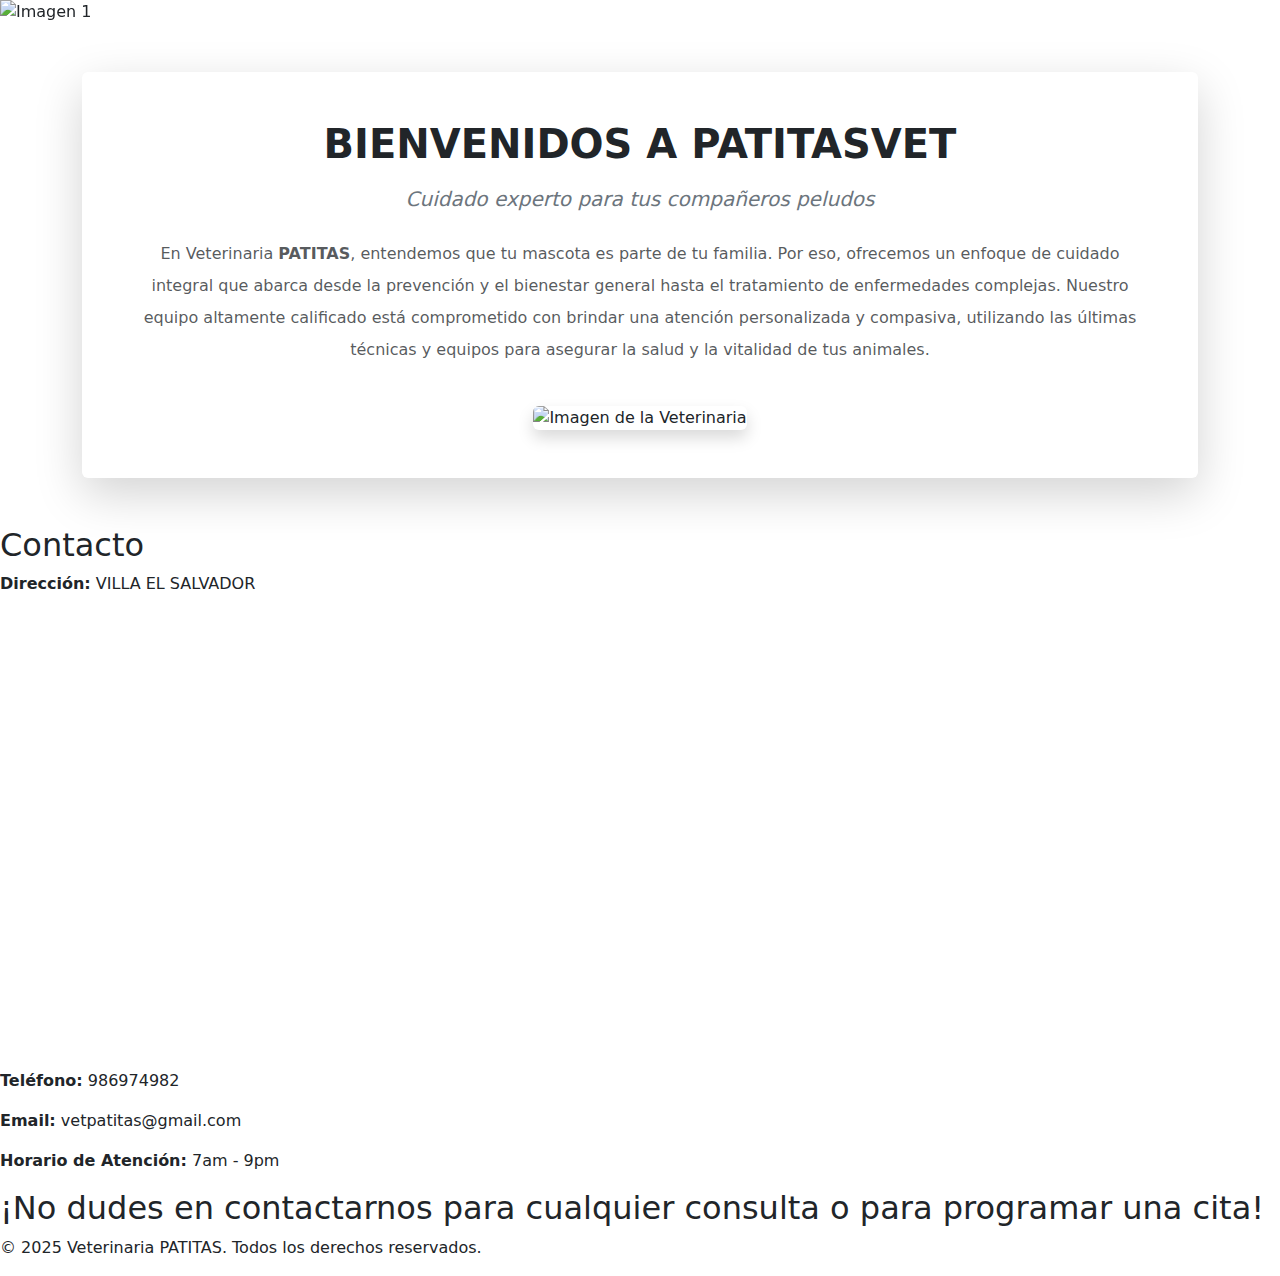
<file: src/main/resources/templates/index.html>
<!DOCTYPE html>
<html xmlns:th="http://www.thymeleaf.org">
<head>
    <title>Clínica Veterinaria Patitas</title>
    <meta charset="UTF-8">
    <meta name="viewport" content="width=device-width, initial-scale=1.0">
    <link rel="stylesheet" th:href="@{/static.css}">
    <link rel="stylesheet" th:href="@{/css/index.css}">
    <link rel="icon" th:href="@{/img/portadafondo.png}">
    <link rel="preconnect" href="https://fonts.googleapis.com">
    <link rel="preconnect" href="https://fonts.gstatic.com" crossorigin>
    <link href="https://fonts.googleapis.com/css2?family=Montserrat:wght@400;700&family=Roboto:wght@300;500&family=Nunito:wght@400;700&display=swap" rel="stylesheet">
    <link rel="stylesheet" href="https://cdnjs.cloudflare.com/ajax/libs/font-awesome/6.5.1/css/all.min.css">
    <link href="https://cdn.jsdelivr.net/npm/bootstrap@5.3.8/dist/css/bootstrap.min.css" rel="stylesheet">
</head>
<body>
    <header>
         <div th:replace="fragments/navbar :: navbar"></div>
    </header>
    <section id="inicio" class="container-fluid p-0">
        <div id="carouselExample" class="carousel slide" data-bs-ride="carousel">
            <div class="carousel-indicators">
                <button type="button" data-bs-target="#carouselExample" data-bs-slide-to="0" class="active"></button>
                <button type="button" data-bs-target="#carouselExample" data-bs-slide-to="1"></button>
                <button type="button" data-bs-target="#carouselExample" data-bs-slide-to="2"></button>
            </div>
            <div class="carousel-inner">
                <div class="carousel-item active">
                    <img th:src="@{/img/carrusel1.webp}" class="d-block w-100" alt="Imagen 1">
                </div>
                <div class="carousel-item">
                    <img th:src="@{/img/carrusel4.jpg}" class="d-block w-100" alt="Imagen 2">
                </div>
                <div class="carousel-item">
                    <img th:src="@{/img/carrusel3.jpeg}" class="d-block w-100" alt="Imagen 3">
                </div>
            </div>
            <button class="carousel-control-prev" type="button" data-bs-target="#carouselExample" data-bs-slide="prev">
                <span class="carousel-control-prev-icon"></span>
            </button>
            <button class="carousel-control-next" type="button" data-bs-target="#carouselExample" data-bs-slide="next">
                <span class="carousel-control-next-icon"></span>
            </button>
        </div>
    </section>
    <div class="container my-5">
        <div class="bg-white p-5 rounded shadow-lg">
            <section class="hero text-center">
                <h1 class="titulo-principal fw-bold text-uppercase mb-3">
                    BIENVENIDOS A PATITASVET
                </h1>
                <p class="subtitulo-principal fst-italic fs-5 text-secondary mb-4">
                    Cuidado experto para tus compañeros peludos
                </p>
                <p class="descripcion-principal text-muted lh-lg">
                    En Veterinaria <span class="fw-bold">PATITAS</span>, entendemos que tu mascota es parte de tu familia. Por eso, ofrecemos un enfoque de cuidado integral que abarca desde la prevención y el bienestar general hasta el tratamiento de enfermedades complejas. Nuestro equipo altamente calificado está comprometido con brindar una atención personalizada y compasiva, utilizando las últimas técnicas y equipos para asegurar la salud y la vitalidad de tus animales.
                </p>
                <img th:src="@{/img/vet.webp}" alt="Imagen de la Veterinaria" class="img-fluid rounded shadow mt-4">
            </section>
        </div>
    </div>
    <section id="contacto" class="contact-info">
        <h2>Contacto</h2>
        <p><strong>Dirección:</strong> VILLA EL SALVADOR</p>
        <iframe src="https://www.google.com/maps/embed?pb=!1m18!1m12!1m3!1d15611.082717019688!2d-76.95374828135893!3d-12.235941916386054!2m3!1f0!2f0!3f0!3m2!1i1024!2i768!4f13.1!3m3!1m2!1s0x9105b8214f4e242f%3A0xc023c71d604e4e9b!2sVilla%20El%20Salvador%2C%20Lima!5e0!3m2!1ses-419!2spe!4v1709424844331!5m2!1ses-419!2spe" width="100%" height="450" style="border:0;" allowfullscreen="" loading="lazy" referrerpolicy="no-referrer-when-downgrade"></iframe>
        <p><strong>Teléfono:</strong> 986974982</p>
        <p><strong>Email:</strong> vetpatitas@gmail.com</p>
        <p><strong>Horario de Atención:</strong> 7am - 9pm</p>
        <h2>¡No dudes en contactarnos para cualquier consulta o para programar una cita!</h2>
    </section>
   <footer>
        <p>&copy; 2025 Veterinaria PATITAS. Todos los derechos reservados.</p>
    </footer>
    <script th:src="@{/js/animacion.js}"></script>
    <script th:src="@{/js/script.js}"></script>
    <script src="https://cdn.jsdelivr.net/npm/bootstrap@5.3.8/dist/js/bootstrap.bundle.min.js" integrity="sha384-FKyoEForCGlyvwx9Hj09JcYn3nv7wiPVlz7YYwJrWVcXK/BmnVDxM+D2scQbITxI" crossorigin="anonymous"></script>
</body>
</html>
</file>
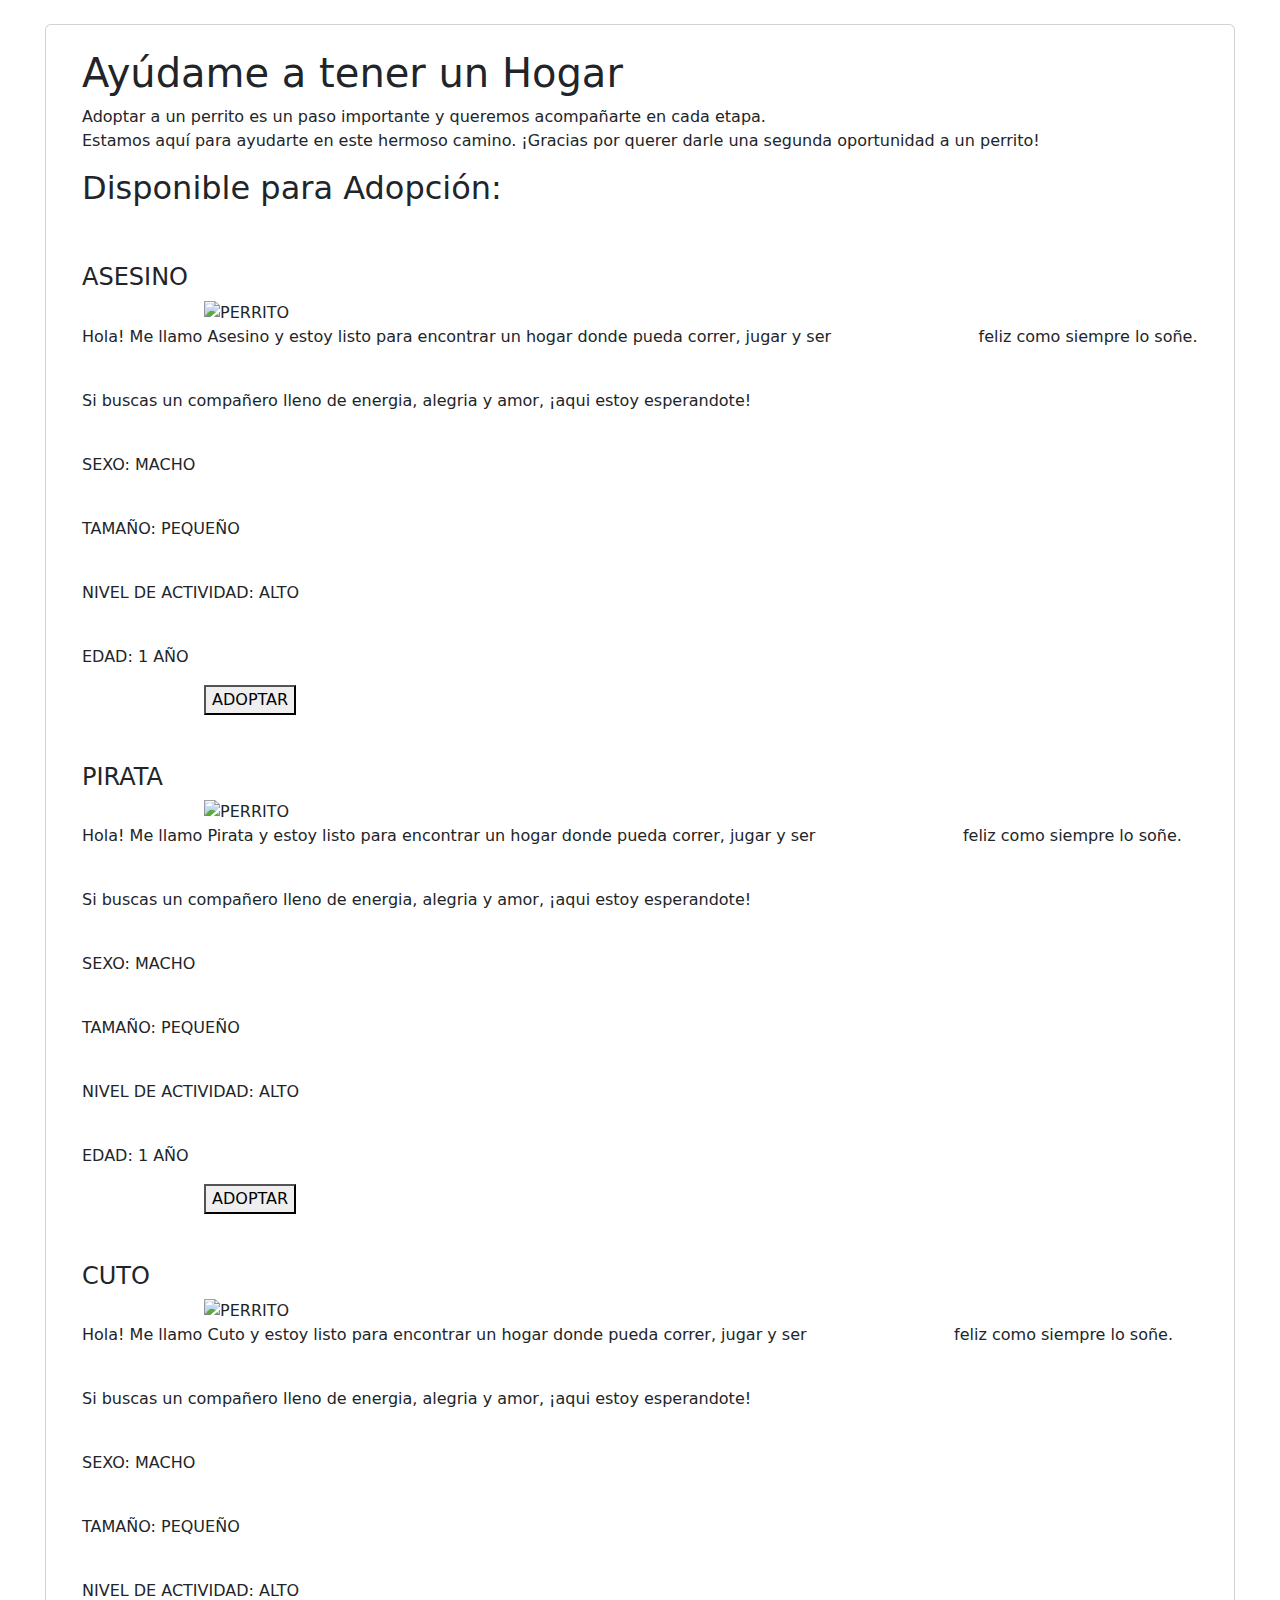
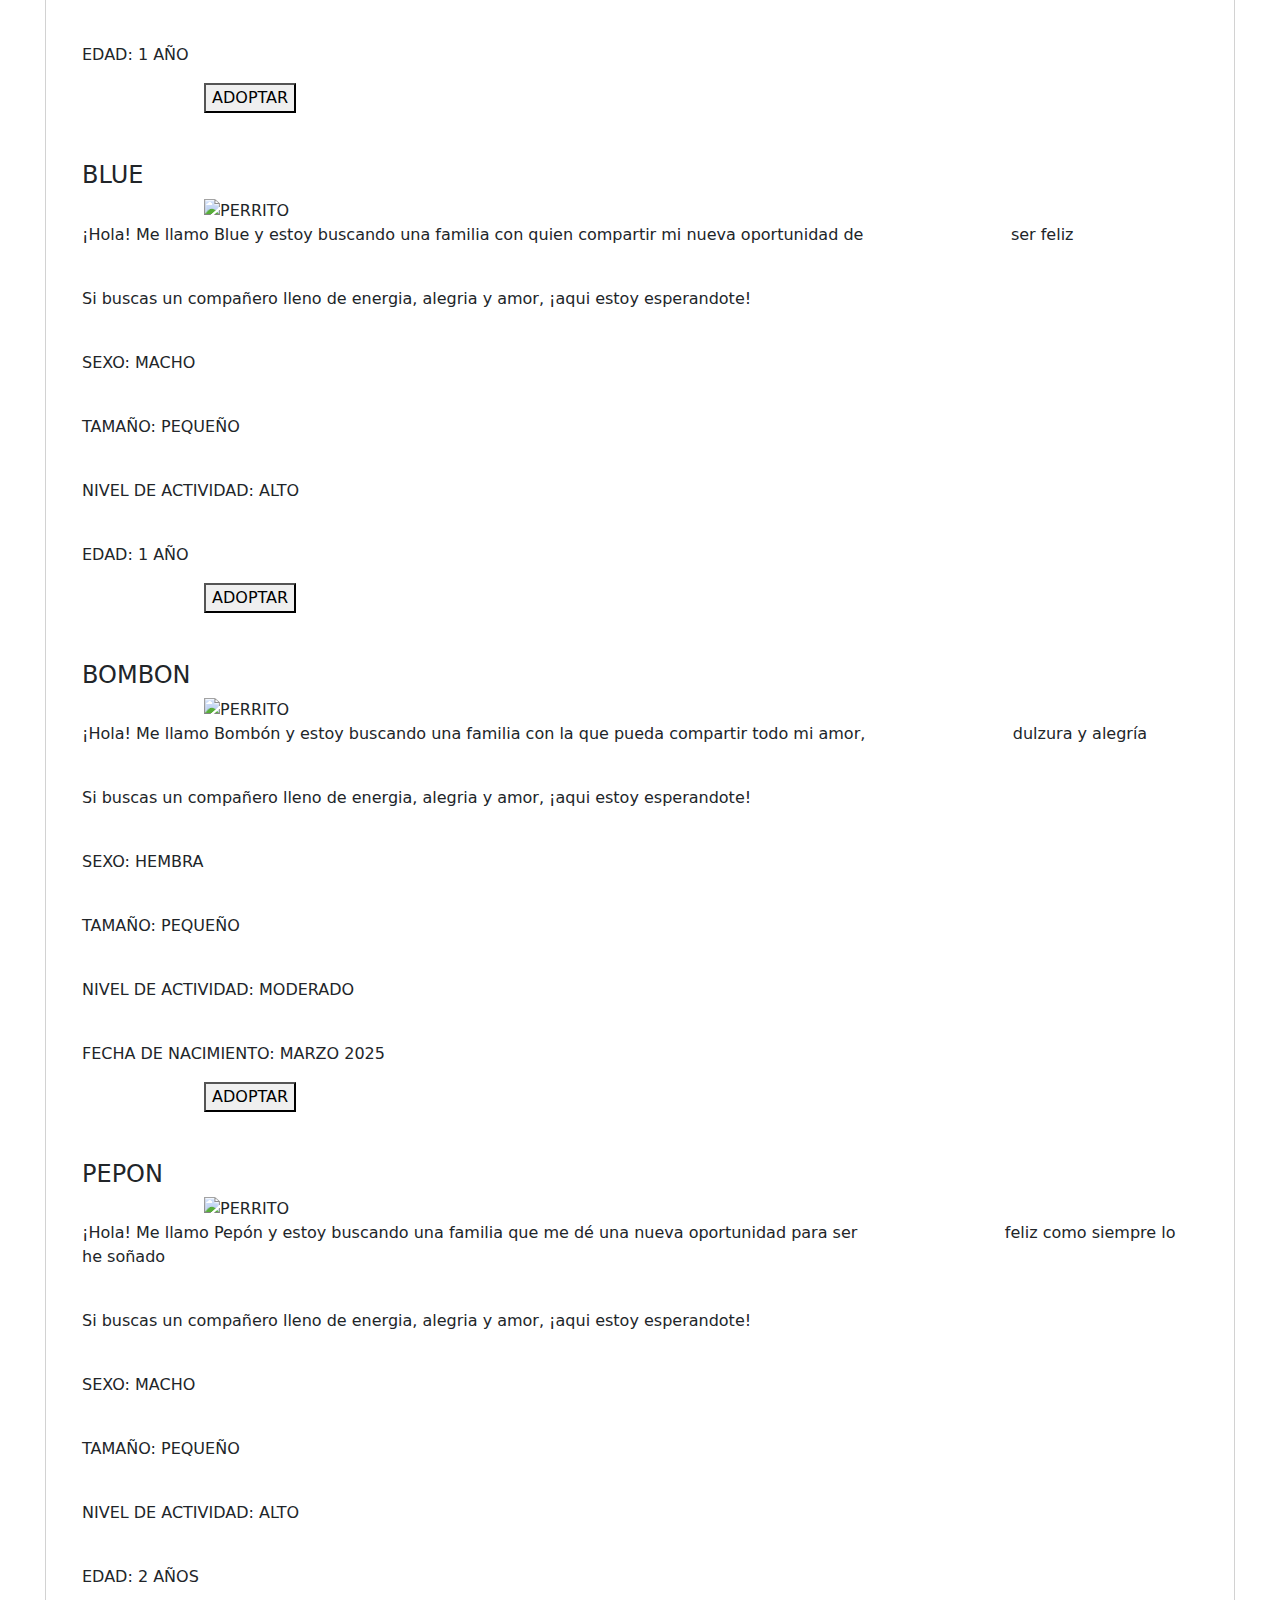
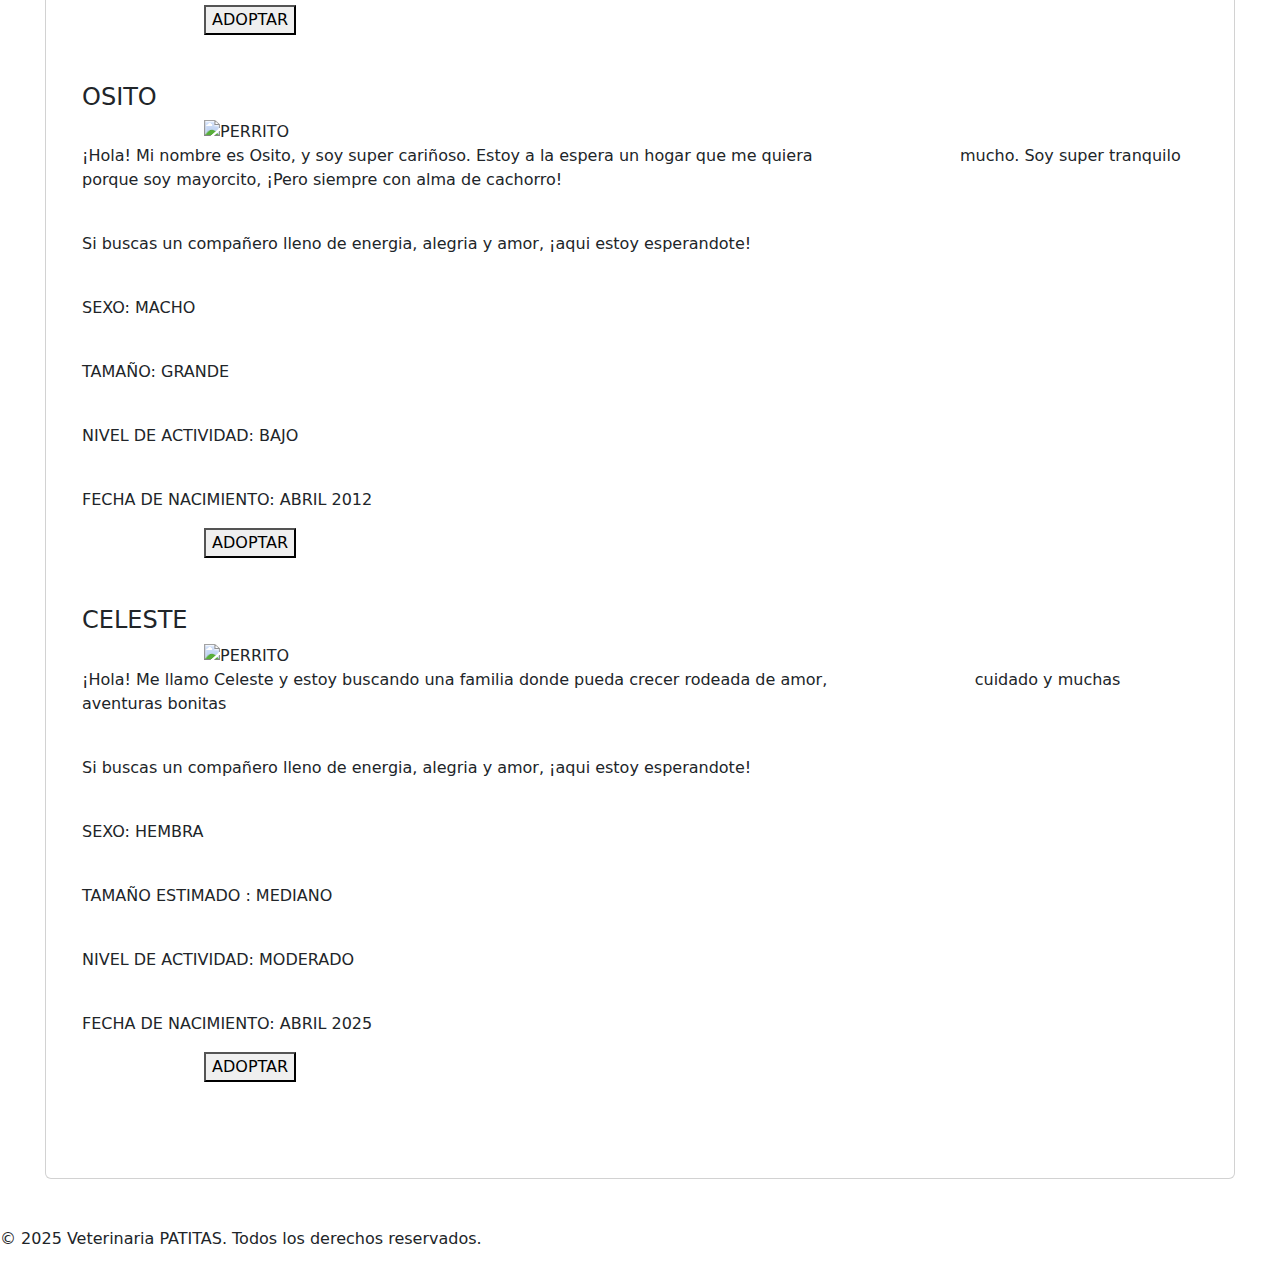
<file: src/main/resources/templates/adoptar.html>
<!DOCTYPE html>
<html lang="es" xmlns:th="http://www.thymeleaf.org">

<head>
    <title>Clinica Veterinaria Patitas</title>
    <meta charset="UTF-8">
    <meta name="viewport" content="width=device-width, initial-scale=1.0">
    <link rel="stylesheet" th:href="@{/css/adoptar.css}">
    <link rel="stylesheet" th:href="@{/css/index.css}">
    <link rel="icon" th:href="@{/img/portadafondo.png}">
    
    <link href="https://cdn.jsdelivr.net/npm/bootstrap@5.3.3/dist/css/bootstrap.min.css" rel="stylesheet" integrity="sha384-QWTKZyjpPEjISv5WaRU9OFeRpok6YctnYmDr5pNlyT2bRjXh0JMhjY6hW+ALEwIH" crossorigin="anonymous">
    <link rel="preconnect" href="https://fonts.googleapis.com">
    <link rel="preconnect" href="https://fonts.gstatic.com" crossorigin>
    <link href="https://fonts.googleapis.com/css2?family=Montserrat:wght@400;700&family=Roboto:wght@300;500&family=Nunito:wght@400;700&display=swap" rel="stylesheet">
    <link rel="stylesheet" href="https://cdnjs.cloudflare.com/ajax/libs/font-awesome/6.7.2/css/all.min.css">
</head>

<body>
<header>
         <div th:replace="fragments/navbar :: navbar"></div>
    </header>
<main class="flex-grow-1 d-flex flex-column align-items-center">
    <div class="card p-4 my-4 custom-main-card"> 
        <div class="container my-auto">
<section class="section-container">
<h1 class="titulo-principal">Ayúdame a tener un Hogar</h1>
<p class="descripcion-principal">
Adoptar a un perrito es un paso importante y queremos acompañarte en cada etapa.<br>
Estamos aquí para ayudarte en este hermoso camino. ¡Gracias por querer darle una segunda oportunidad
a un perrito!</p>
<h2 class="titulo-principal" style="font-size:2em;">Disponible para Adopción:</h2>
<div class="GALERIA">
                                            <div class="INFO-PERRITOS">
                                                    <h4> ASESINO </h4>
                                                    <img th:src="@{/img/asesino.jpg}" alt="PERRITO">
                                                    <p>Hola! Me llamo Asesino y estoy listo para encontrar un hogar donde pueda correr, jugar y ser
                                                            feliz como siempre lo soñe.</p>
                                                    <p>Si buscas un compañero lleno de energia, alegria y amor, ¡aqui estoy esperandote!</p>
                                                    <p>SEXO: MACHO</p>
                                                    <P>TAMAÑO: PEQUEÑO</P>
                                                    <P>NIVEL DE ACTIVIDAD: ALTO</P>
                                                    <P>EDAD: 1 AÑO </P>
                                                    <a th:href="@{/envia_mensaje}"><button> ADOPTAR</button></a>
                                                </div>
                                            <div class="INFO-PERRITOS">
                                                    <h4> PIRATA </h4>
                                                    <img th:src="@{/img/pirata.jpg}" alt="PERRITO">
                                                    <p>Hola! Me llamo Pirata y estoy listo para encontrar un hogar donde pueda correr, jugar y ser
                                                            feliz como siempre lo soñe.</p>
                                                    <p>Si buscas un compañero lleno de energia, alegria y amor, ¡aqui estoy esperandote!</p>
                                                    <p>SEXO: MACHO</p>
                                                    <P>TAMAÑO: PEQUEÑO</P>
                                                    <P>NIVEL DE ACTIVIDAD: ALTO</P>
                                                    <P>EDAD: 1 AÑO </P>
                                                    <a th:href="@{/envia_mensaje}"><button> ADOPTAR</button></a>
                                                </div>
                                            <div class="INFO-PERRITOS">
                                                    <h4> CUTO </h4>
                                                    <img th:src="@{/img/cuto.jpg}" alt="PERRITO">
                                                    <p>Hola! Me llamo Cuto y estoy listo para encontrar un hogar donde pueda correr, jugar y ser
                                                            feliz como siempre lo soñe.</p>
                                                    <p>Si buscas un compañero lleno de energia, alegria y amor, ¡aqui estoy esperandote!</p>
                                                    <p>SEXO: MACHO</p>
                                                    <P>TAMAÑO: PEQUEÑO</P>
                                                    <P>NIVEL DE ACTIVIDAD: ALTO</P>
                                                    <P>EDAD: 1 AÑO </P>
                                                    <a th:href="@{/envia_mensaje}"><button> ADOPTAR</button></a>
                                                </div>
                                            <div class="INFO-PERRITOS">
                                                    <h4> BLUE </h4>
                                                    <img th:src="@{/img/blue.avif}" alt="PERRITO">
                                                    <p>¡Hola! Me llamo Blue y estoy buscando una familia con quien compartir mi nueva oportunidad de
                                                            ser feliz </p>
                                                    <p>Si buscas un compañero lleno de energia, alegria y amor, ¡aqui estoy esperandote!</p>
                                                    <p>SEXO: MACHO</p>
                                                    <P>TAMAÑO: PEQUEÑO</P>
                                                    <P>NIVEL DE ACTIVIDAD: ALTO</P>
                                                    <P>EDAD: 1 AÑO </P>
                                                    <a th:href="@{/envia_mensaje}"><button> ADOPTAR </button></a>
                                                </div>
                                            <div class="INFO-PERRITOS">
                                                    <h4> BOMBON </h4>
                                                    <img th:src="@{/img/bombon.avif}" alt="PERRITO">
                                                    <p>¡Hola! Me llamo Bombón y estoy buscando una familia con la que pueda compartir todo mi amor,
                                                            dulzura y alegría</p>
                                                    <p>Si buscas un compañero lleno de energia, alegria y amor, ¡aqui estoy esperandote!</p>
                                                    <p>SEXO: HEMBRA</p>
                                                    <P>TAMAÑO: PEQUEÑO</P>
                                                    <P>NIVEL DE ACTIVIDAD: MODERADO</P>
                                                    <P>FECHA DE NACIMIENTO: MARZO 2025</P>
                                                    <a th:href="@{/envia_mensaje}"><button>ADOPTAR</button></a>
                                                </div>
                                            <div class="INFO-PERRITOS">
                                                    <h4> PEPON </h4>
                                                    <img th:src="@{/img/pepon.avif}" alt="PERRITO">
                                                    <p>¡Hola! Me llamo Pepón y estoy buscando una familia que me dé una nueva oportunidad para ser
                                                            feliz como siempre lo he soñado</p>
                                                    <p>Si buscas un compañero lleno de energia, alegria y amor, ¡aqui estoy esperandote!</p>
                                                    <p>SEXO: MACHO</p>
                                                    <P>TAMAÑO: PEQUEÑO</P>
                                                    <P>NIVEL DE ACTIVIDAD: ALTO</P>
                                                    <P>EDAD: 2 AÑOS </P>
                                                    <a th:href="@{/envia_mensaje}"><button> ADOPTAR </button></a>
                                                </div>
                                            <div class="INFO-PERRITOS">
                                                    <h4> OSITO </h4>
                                                    <img th:src="@{/img/osito.avif}" alt="PERRITO">
                                                    <p>¡Hola! Mi nombre es Osito, y soy super cariñoso. Estoy a la espera un hogar que me quiera
                                                            mucho. Soy super tranquilo porque soy mayorcito, ¡Pero siempre con alma de cachorro!</p>
                                                    <p>Si buscas un compañero lleno de energia, alegria y amor, ¡aqui estoy esperandote!</p>
                                                    <p>SEXO: MACHO</p>
                                                    <P>TAMAÑO: GRANDE</P>
                                                    <P>NIVEL DE ACTIVIDAD: BAJO</P>
                                                    <P>FECHA DE NACIMIENTO: ABRIL 2012 </P>
                                                    <a th:href="@{/envia_mensaje}"><button> ADOPTAR</button></a>
                                                </div>
                                            <div class="INFO-PERRITOS">
                                                    <h4> CELESTE </h4>
                                                    <img th:src="@{/img/celeste.avif}" alt="PERRITO">
                                                    <p>¡Hola! Me llamo Celeste y estoy buscando una familia donde pueda crecer rodeada de amor,
                                                            cuidado y muchas aventuras bonitas </p>
                                                    <p>Si buscas un compañero lleno de energia, alegria y amor, ¡aqui estoy esperandote!</p>
                                                    <p>SEXO: HEMBRA</p>
                                                    <P>TAMAÑO ESTIMADO : MEDIANO</P>
                                                    <P>NIVEL DE ACTIVIDAD: MODERADO</P>
                                                    <P>FECHA DE NACIMIENTO: ABRIL 2025 </P>
                                                    <a th:href="@{/envia_mensaje}"><button> ADOPTAR</button></a>
                                                </div>
                                        </div>
                                </section>
                        </div>
</div>
                </main>

        <footer>
        <p>&copy; 2025 Veterinaria PATITAS. Todos los derechos reservados.</p>
    </footer>
    <script th:src="@{/js/animacion.js}"></script>
    <script th:src="@{/js/script.js}"></script>
    <script src="https://cdn.jsdelivr.net/npm/bootstrap@5.3.8/dist/js/bootstrap.bundle.min.js" integrity="sha384-FKyoEForCGlyvwx9Hj09JcYn3nv7wiPVlz7YYwJrWVcXK/BmnVDxM+D2scQbITxI" crossorigin="anonymous"></script>
</body>
</html>
</file>
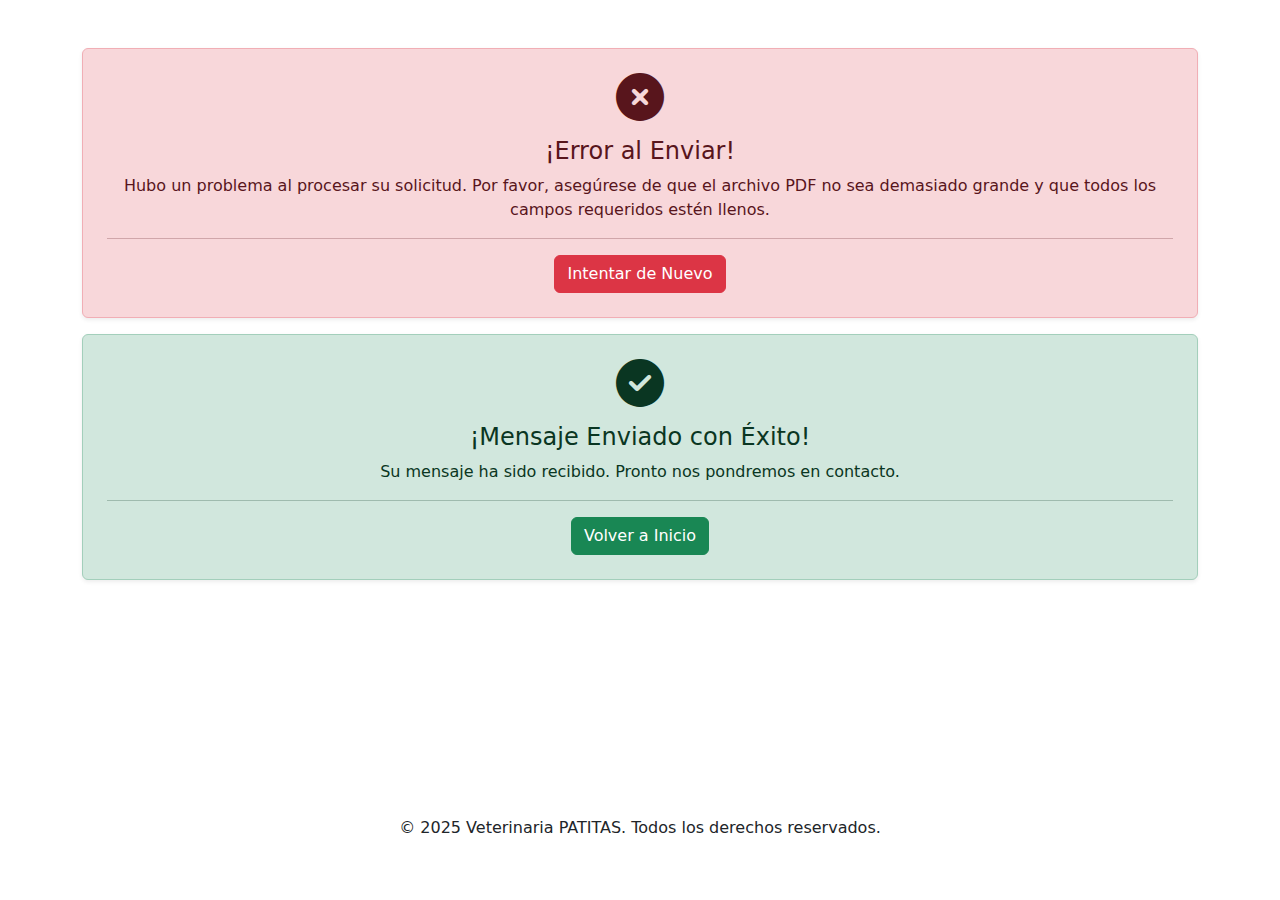
<file: src/main/resources/templates/confirmacion_envio.html>
<!DOCTYPE html>
<html lang="es" xmlns:th="http://www.thymeleaf.org">
<head>
    <title>Clinica Veterinaria Patitas</title>
    <meta charset="UTF-8">
    <meta name="viewport" content="width=device-width, initial-scale=1.0">
    <link rel="stylesheet" th:href="@{/css/adoptar.css}">
    <link rel="stylesheet" th:href="@{/css/index.css}">
    <link rel="icon" th:href="@{/img/portadafondo.png}">
    <link href="https://cdn.jsdelivr.net/npm/bootstrap@5.3.3/dist/css/bootstrap.min.css" rel="stylesheet" integrity="sha384-QWTKZyjpPEjISv5WaRU9OFeRpok6YctnYmDr5pNlyT2bRjXh0JMhjY6hW+ALEwIH" crossorigin="anonymous">
    <link rel="stylesheet" href="https://cdnjs.cloudflare.com/ajax/libs/font-awesome/6.7.2/css/all.min.css">
</head>
<body>
    <div class="container my-5 text-center" style="min-height: 80vh;">
        <div th:if="${error}" class="alert alert-danger p-4 shadow-sm" role="alert">
            <i class="fa-solid fa-circle-xmark fa-3x mb-3"></i>
            <h4 class="alert-heading">¡Error al Enviar!</h4>
            <p th:text="${error}">Hubo un problema al procesar su solicitud. Por favor, asegúrese de que el archivo PDF no sea demasiado grande y que todos los campos requeridos estén llenos.</p>
            <hr>
            <a th:href="@{/envia_mensaje}" class="btn btn-danger">Intentar de Nuevo</a>
        </div>
        <div th:unless="${error}" class="alert alert-success p-4 shadow-sm" role="alert">
            <i class="fa-solid fa-circle-check fa-3x mb-3"></i>
            <h4 class="alert-heading">¡Mensaje Enviado con Éxito!</h4>
            <p th:text="${message}">Su mensaje ha sido recibido. Pronto nos pondremos en contacto.</p>
            <hr>
            <a th:href="@{/}" class="btn btn-success">Volver a Inicio</a>
        </div>
    </div>
    <footer>
        <p class="text-center">&copy; 2025 Veterinaria PATITAS. Todos los derechos reservados.</p>
    </footer>
    <script src="https://cdn.jsdelivr.net/npm/bootstrap@5.3.8/dist/js/bootstrap.bundle.min.js" crossorigin="anonymous"></script>
</body>
</html>
</file>
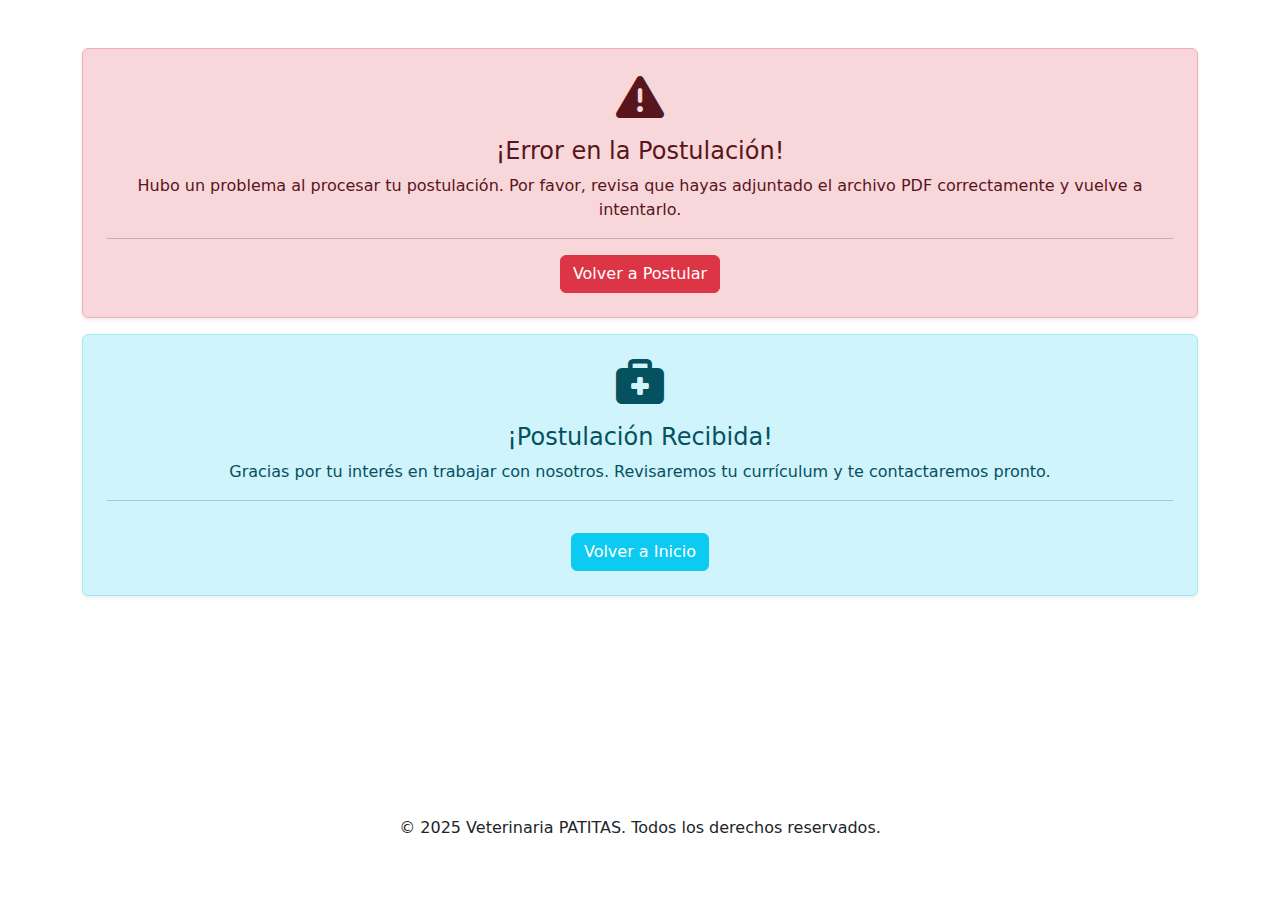
<file: src/main/resources/templates/confirmacion_postulacion.html>
<!DOCTYPE html>
<html lang="es" xmlns:th="http://www.thymeleaf.org">
<head>
    <title>Clinica Veterinaria Patitas</title>
    <meta charset="UTF-8">
    <meta name="viewport" content="width=device-width, initial-scale=1.0">
    <link rel="stylesheet" th:href="@{/css/adoptar.css}">
    <link rel="stylesheet" th:href="@{/css/index.css}">
    <link rel="icon" th:href="@{/img/portadafondo.png}">
    <link href="https://cdn.jsdelivr.net/npm/bootstrap@5.3.3/dist/css/bootstrap.min.css" rel="stylesheet" integrity="sha384-QWTKZyjpPEjISv5WaRU9OFeRpok6YctnYmDr5pNlyT2bRjXh0JMhjY6hW+ALEwIH" crossorigin="anonymous">
    <link rel="stylesheet" href="https://cdnjs.cloudflare.com/ajax/libs/font-awesome/6.7.2/css/all.min.css">
</head>
<body>
    <div class="container my-5 text-center" style="min-height: 80vh;">
        <div th:if="${error}" class="alert alert-danger p-4 shadow-sm" role="alert">
            <i class="fa-solid fa-triangle-exclamation fa-3x mb-3"></i>
            <h4 class="alert-heading">¡Error en la Postulación!</h4>
            <p th:text="${error}">Hubo un problema al procesar tu postulación. Por favor, revisa que hayas adjuntado el archivo PDF correctamente y vuelve a intentarlo.</p>
            <hr>
            <a th:href="@{/trabaja}" class="btn btn-danger">Volver a Postular</a>
        </div>
        <div th:unless="${error}" class="alert alert-info p-4 shadow-sm" role="alert">
            <i class="fa-solid fa-briefcase-medical fa-3x mb-3"></i>
            <h4 class="alert-heading">¡Postulación Recibida!</h4>
            <p th:text="${message}">Gracias por tu interés en trabajar con nosotros. Revisaremos tu currículum y te contactaremos pronto.</p>
            <hr>
            <a th:href="@{/}" class="btn btn-info text-white mt-3">Volver a Inicio</a>
        </div>
    </div>
    <footer>
        <p class="text-center">&copy; 2025 Veterinaria PATITAS. Todos los derechos reservados.</p>
    </footer>
    <script src="https://cdn.jsdelivr.net/npm/bootstrap@5.3.8/dist/js/bootstrap.bundle.min.js" crossorigin="anonymous"></script>
</body>
</html>
</file>
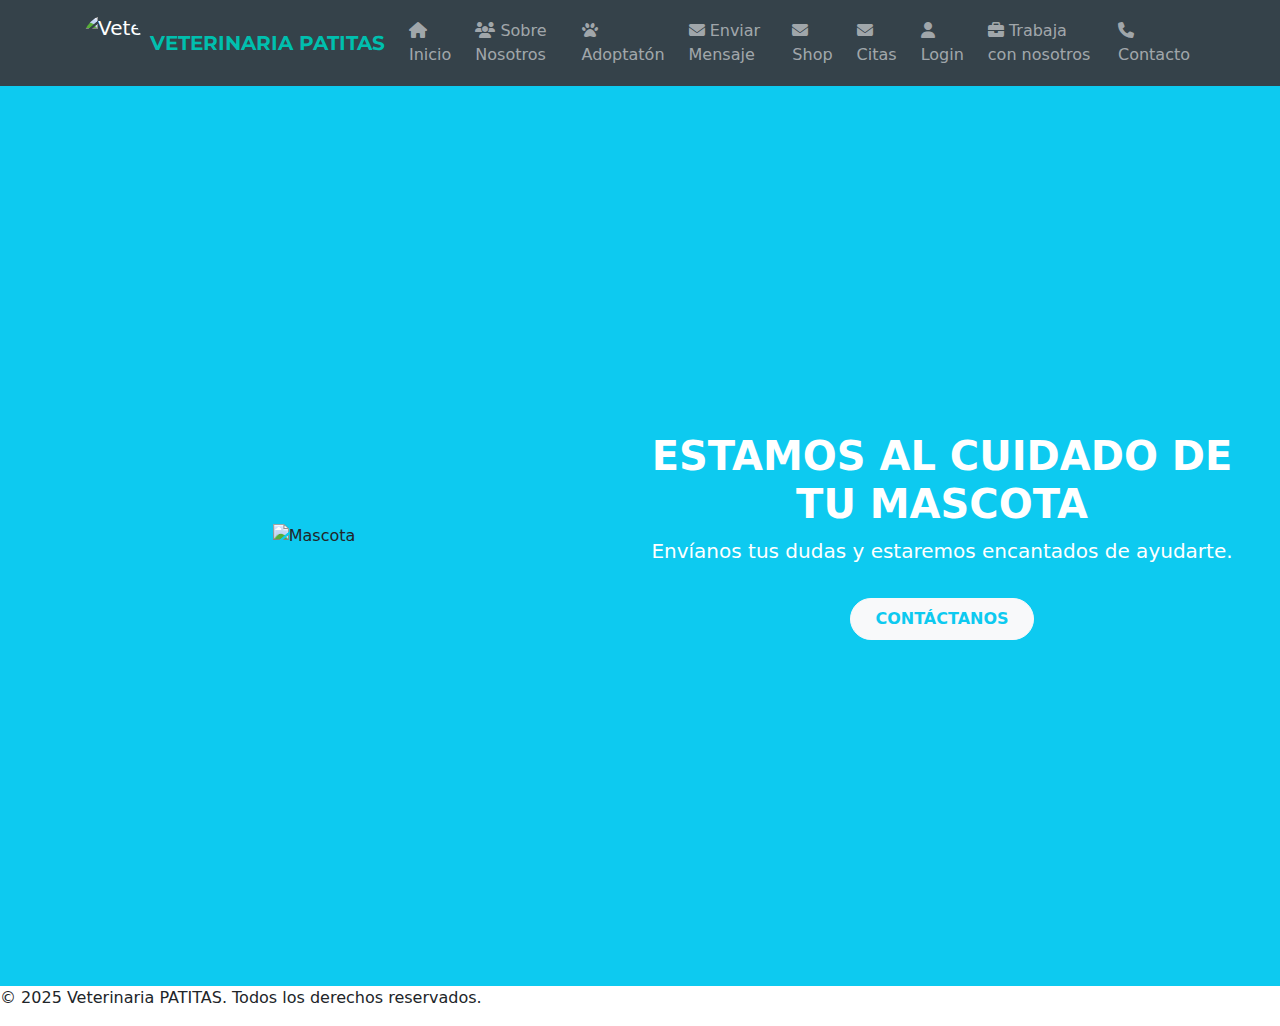
<file: src/main/resources/templates/envia_mensaje.html>
<!DOCTYPE html>
<html lang="es" xmlns:th="http://www.thymeleaf.org">
<head>
    <title>Clinica Veterinaria Patitas</title>
    <meta charset="UTF-8">
    <meta name="viewport" content="width=device-width, initial-scale=1.0">
    <link rel="stylesheet" th:href="@{/css/index.css}">
    <link rel="icon" th:href="@{/img/portadafondo.png}">
    
    <link href="https://cdn.jsdelivr.net/npm/bootstrap@5.3.3/dist/css/bootstrap.min.css" rel="stylesheet" integrity="sha384-QWTKZyjpPEjISv5WaRU9OFeRpok6YctnYmDr5pNlyT2bRjXh0JMhjY6hW+ALEwIH" crossorigin="anonymous">
    <link rel="preconnect" href="https://fonts.googleapis.com">
    <link rel="preconnect" href="https://fonts.gstatic.com" crossorigin>
    <link href="https://fonts.googleapis.com/css2?family=Montserrat:wght@400;700&family=Roboto:wght@300;500&family=Nunito:wght@400;700&display=swap" rel="stylesheet">
    <link rel="stylesheet" href="https://cdnjs.cloudflare.com/ajax/libs/font-awesome/6.7.2/css/all.min.css">
</head>
<body>
<header>
 <nav class="navbar navbar-expand-lg navbar-dark" style="background-color:#35424a;">
<div class="container">
 <a class="navbar-brand d-flex align-items-center gap-2" th:href="@{/inicio}">
<img th:src="@{/img/portadafondo.png}" alt="Veterinaria Patitas" class="rounded-circle object-fit-cover" style="width:60px; height:60px;">
<span class="fw-bolder text-uppercase" style="color:#00bfae; font-family: Montserrat, sans-serif;">Veterinaria Patitas</span></a>
<button class="navbar-toggler" type="button" data-bs-toggle="collapse" data-bs-target="#navbarNav" aria-controls="navbarNav" aria-expanded="false" aria-label="Menú">
<span class="navbar-toggler-icon"></span></button>
<div class="collapse navbar-collapse justify-content-end" id="navbarNav">
<ul class="navbar-nav gap-2">
<li class="nav-item"><a class="nav-link" th:href="@{/}"><i class="fa-solid fa-house"></i> Inicio</a></li>
<li class="nav-item"><a class="nav-link" th:href="@{/sobre_nosotros}"><i class="fa-solid fa-users"></i> Sobre Nosotros</a></li>
<li class="nav-item"><a class="nav-link" th:href="@{/adoptar}"><i class="fa-solid fa-paw"></i> Adoptatón</a></li>
<li class="nav-item"><a class="nav-link" th:href="@{/envia_mensaje}"><i class="fa-solid fa-envelope"></i> Enviar Mensaje</a></li>
<li class="nav-item"><a class="nav-link" th:href="@{/simulador_ventas}"><i class="fa-solid fa-envelope"></i>Shop</a></li>
<li class="nav-item"><a class="nav-link" th:href="@{/simulador_citas}"><i class="fa-solid fa-envelope"></i>Citas</a></li>
<li class="nav-item"><a class="nav-link" th:href="@{/login}"><i class="fa-solid fa-user"></i> Login</a></li>
<li class="nav-item"><a class="nav-link" th:href="@{/trabaja}"><i class="fa-solid fa-briefcase"></i> Trabaja con nosotros</a></li>
<li class="nav-item"><a class="nav-link" href="#contacto"><i class="fa-solid fa-phone"></i> Contacto</a></li>
</ul>
</div>
</div>
</nav>
</header>
    <div class="container-fluid bg-info d-flex align-items-center py-5" style="min-height: 100vh;">
        <div class="row w-100 align-items-center">
            <div class="col-md-6 text-center">
                <img th:src="@{/img/DESCARGA2.jpg}" alt="Mascota" class="img-fluid" style="max-height: 300px;">
            </div>
            <div class="col-md-6 text-center text-white">
                <h1 class="fw-bold">ESTAMOS AL CUIDADO DE TU MASCOTA</h1>
                <p class="lead">Envíanos tus dudas y estaremos encantados de ayudarte.</p>
                <button class="btn btn-light text-info fw-bold rounded-pill px-4 py-2 mt-3" data-bs-toggle="modal" data-bs-target="#contactoModal">
                    CONTÁCTANOS
                </button>
            </div>
        </div>
    </div>
    <div class="modal fade" id="contactoModal" tabindex="-1" aria-labelledby="contactoModalLabel" aria-hidden="true">
        <div class="modal-dialog modal-lg">
            <div class="modal-content">
                <div class="modal-header">
                    <h5 class="modal-title" id="contactoModalLabel">Envíanos un Mensaje</h5>
                    <button type="button" class="btn-close" data-bs-dismiss="modal" aria-label="Cerrar"></button>
                </div>
                <div class="modal-body">
                    <form th:action="@{/upload}" method="post" enctype="multipart/form-data">
                        <div class="mb-3">
                            <label for="nombre" class="form-label">Nombre Completo:</label>
                            <input type="text" class="form-control" id="nombre" name="nombre" required>
                        </div>
                        <div class="mb-3">
                            <label for="email" class="form-label">Correo Electrónico:</label>
                            <input type="email" class="form-control" id="email" name="email" required>
                        </div>
                        <div class="mb-3">
                            <label for="telefono" class="form-label">Número de Teléfono (opcional):</label>
                            <input type="tel" class="form-control" id="telefono" name="telefono">
                        </div>
                        <div class="mb-3">
                            <label for="tipo_mensaje" class="form-label">Tipo de Mensaje:</label>
                            <select class="form-select" id="tipo_mensaje" name="tipo_mensaje" required>
                                <option value="">Selecciona una opción</option>
                                <option value="queja">Queja</option>
                                <option value="cita">Solicitud de Cita</option>
                                <option value="consulta">Consulta</option>
                                <option value="otro">Otro</option>
                            </select>
                        </div>
                        <div class="mb-3">
                            <label for="nombre_mascota" class="form-label">Nombre de la Mascota:</label>
                            <input type="text" class="form-control" id="nombre_mascota" name="nombre_mascota">
                        </div>
                        <div class="mb-3">
                            <label for="motivo_cita" class="form-label">Motivo de la Cita:</label>
                            <input type="text" class="form-control" id="motivo_cita" name="motivo_cita">
                        </div>
                        <div class="mb-3">
                            <label for="mensaje" class="form-label">Mensaje:</label>
                            <textarea class="form-control" id="mensaje" name="mensaje" rows="4" required></textarea>
                        </div>
                        <div class="mb-3">
                            <label for="pdfFile" class="form-label">Subir PDF (opcional):</label>
                            <input type="file" class="form-control" id="pdfFile" name="pdfFile" accept=".pdf">
                        </div>
                        <div class="d-flex justify-content-between">
                            <button type="submit" class="btn btn-success">Enviar Mensaje</button>
                            <button type="reset" class="btn btn-danger">Limpiar</button>
                        </div>
                    </form>
                </div>
            </div>
        </div>
    </div>
    <footer>
        <p>&copy; 2025 Veterinaria PATITAS. Todos los derechos reservados.</p>
    </footer>
    <script th:src="@{/js/animacion.js}"></script>
    <script th:src="@{/js/script.js}"></script>
    <script src="https://cdn.jsdelivr.net/npm/bootstrap@5.3.8/dist/js/bootstrap.bundle.min.js" integrity="sha384-FKyoEForCGlyvwx9Hj09JcYn3nv7wiPVlz7YYwJrWVcXK/BmnVDxM+D2scQbITxI" crossorigin="anonymous"></script>
</body>
</html>
</file>
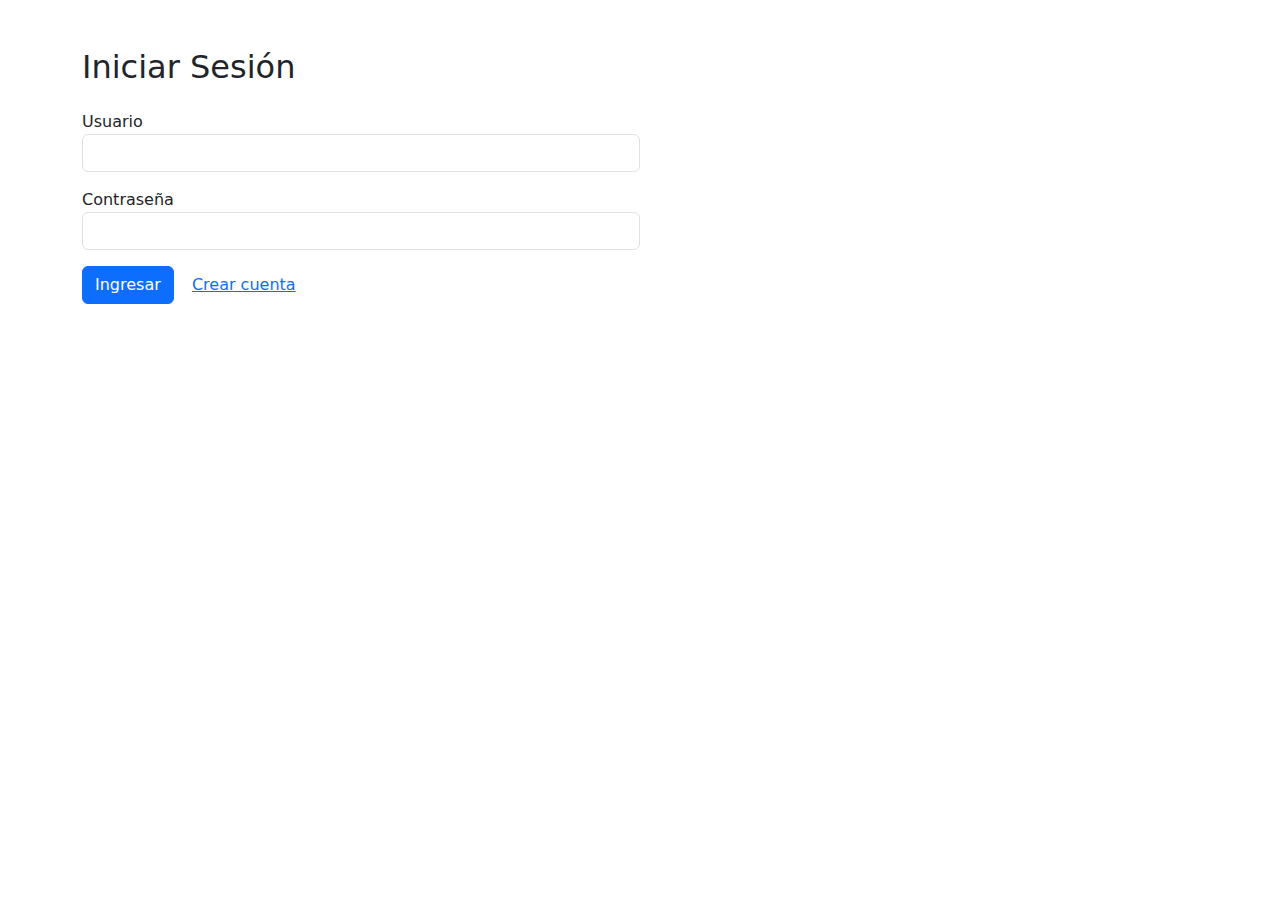
<file: src/main/resources/templates/login.html>
<!DOCTYPE html>
<html xmlns:th="http://www.thymeleaf.org">
<head>
    <meta charset="UTF-8">
    <title>Login</title>
    <link href="https://cdn.jsdelivr.net/npm/bootstrap@5.3.0/dist/css/bootstrap.min.css" rel="stylesheet">
</head>
<body class="container mt-5">

    <h2 class="mb-4">Iniciar Sesión</h2>

    <form th:action="@{/login}" method="post" class="w-50">
        <div class="mb-3">
            <label>Usuario</label>
            <input type="text" name="usuario" class="form-control" required>
        </div>
        <div class="mb-3">
            <label>Contraseña</label>
            <input type="password" name="contrasena" class="form-control" required>
        </div>
        <button type="submit" class="btn btn-primary">Ingresar</button>
        <a th:href="@{/registro}" class="btn btn-link">Crear cuenta</a>
    </form>

    <p th:if="${error}" th:text="${error}" class="text-danger mt-3"></p>
    <p th:if="${mensaje}" th:text="${mensaje}" class="text-success mt-3"></p>

</body>
</html>
</file>
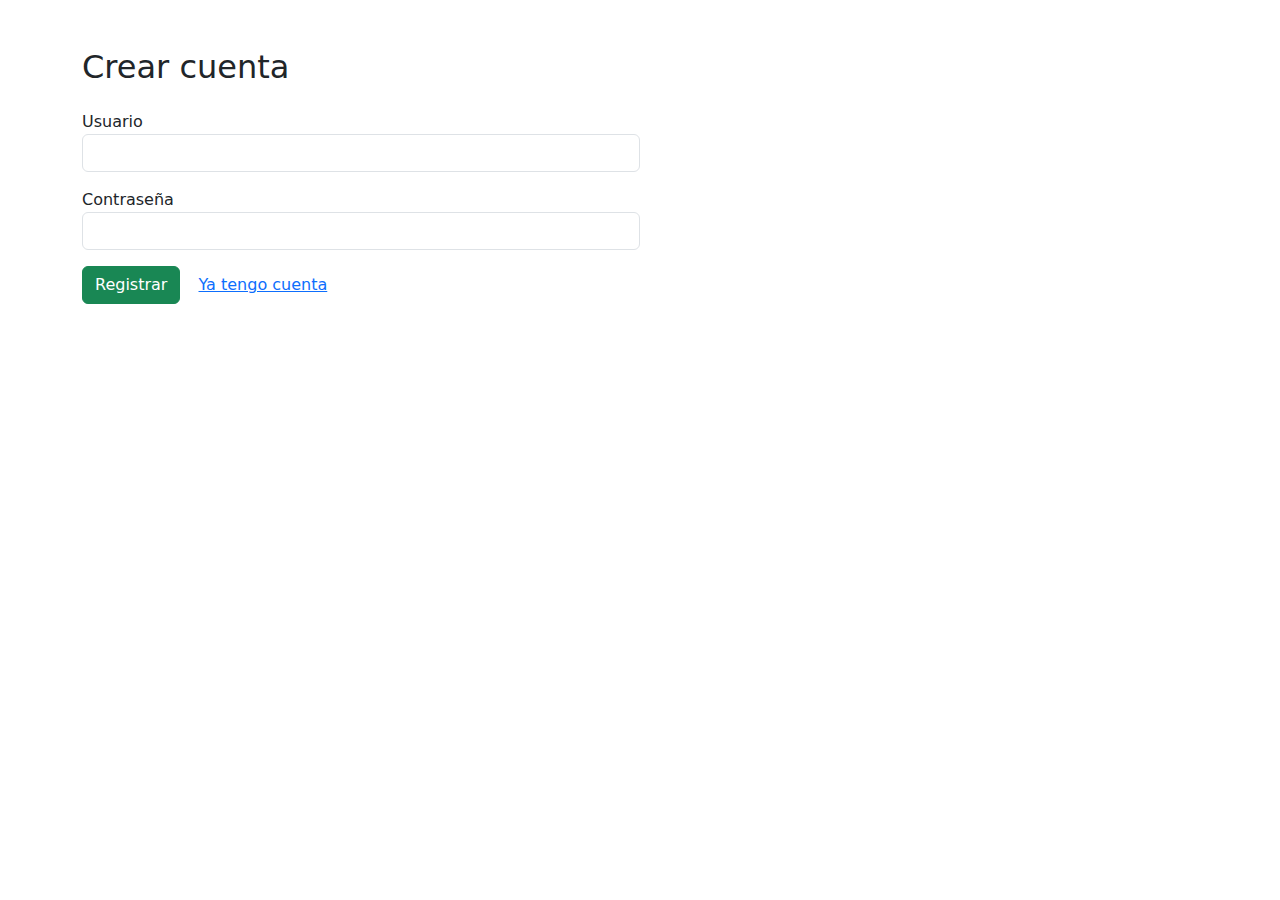
<file: src/main/resources/templates/registro.html>
<!DOCTYPE html>
<html xmlns:th="http://www.thymeleaf.org">
<head>
    <meta charset="UTF-8">
    <title>Registro</title>
    <link href="https://cdn.jsdelivr.net/npm/bootstrap@5.3.0/dist/css/bootstrap.min.css" rel="stylesheet">
</head>
<body class="container mt-5">

    <h2 class="mb-4">Crear cuenta</h2>

    <form th:action="@{/registro}" method="post" class="w-50">
        <div class="mb-3">
            <label>Usuario</label>
            <input type="text" name="usuario" class="form-control" required>
        </div>
        <div class="mb-3">
            <label>Contraseña</label>
            <input type="password" name="contrasena" class="form-control" required>
        </div>
        <button type="submit" class="btn btn-success">Registrar</button>
        <a th:href="@{/login}" class="btn btn-link">Ya tengo cuenta</a>
    </form>

    <p th:if="${error}" th:text="${error}" class="text-danger mt-3"></p>

</body>
</html>
</file>
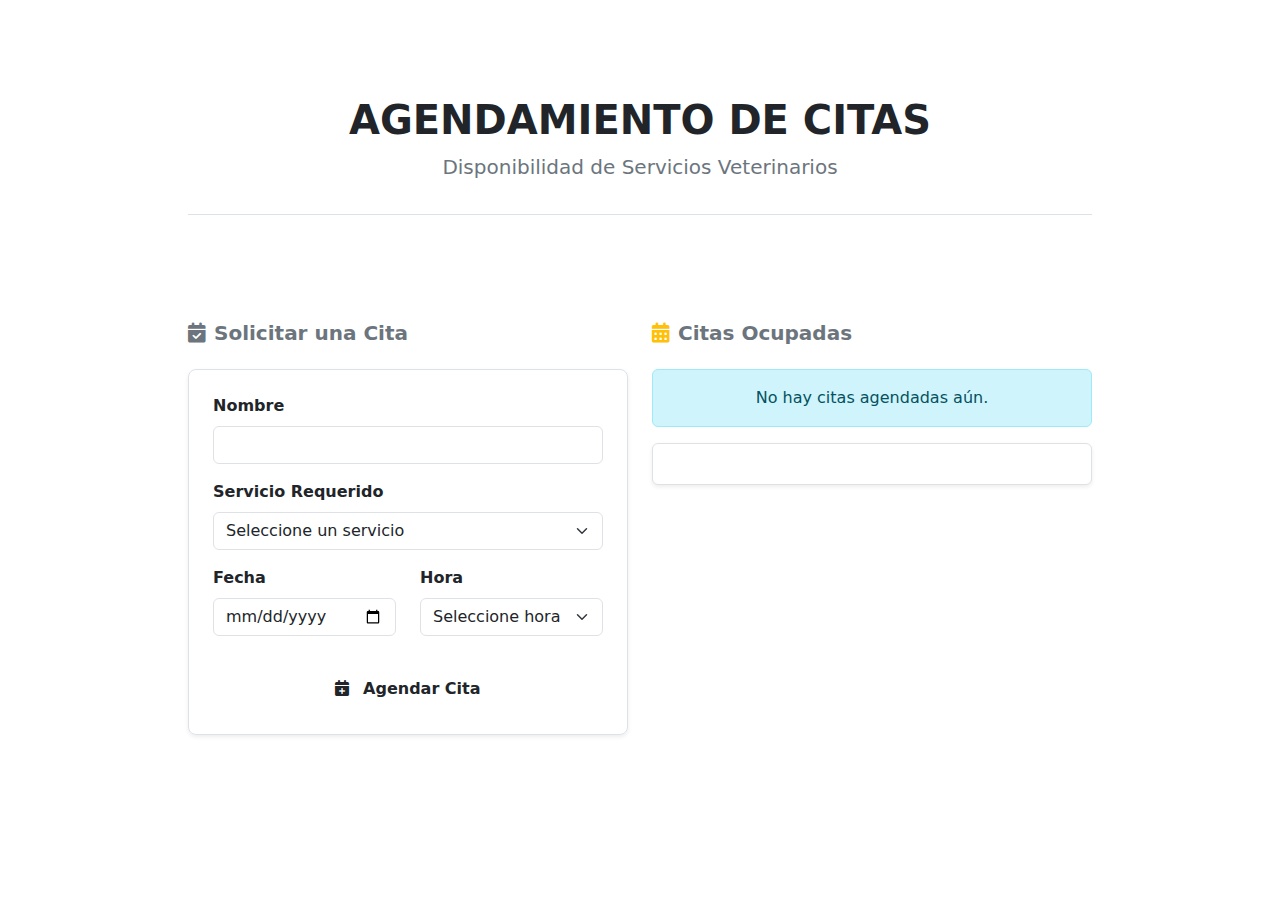
<file: src/main/resources/templates/simulador_citas.html>
<!DOCTYPE html>
<html lang="es" xmlns:th="http://www.thymeleaf.org">
<head>
    <meta charset="UTF-8">
    <meta name="viewport" content="width=device-width, initial-scale=1.0">
    <link rel="stylesheet" th:href="@{/css/citas.css}">
    <link rel="stylesheet" th:href="@{/css/index.css}">
    <title>Simulador de Citas - Veterinaria Patitas</title>
    <!-- Bootstrap 5 CSS CDN -->
    <link href="https://cdn.jsdelivr.net/npm/bootstrap@5.3.3/dist/css/bootstrap.min.css" 
          rel="stylesheet" 
          crossorigin="anonymous">
    <!-- Font Awesome para iconos -->
    <link rel="stylesheet" href="https://cdnjs.cloudflare.com/ajax/libs/font-awesome/6.5.1/css/all.min.css">
    
</head>
<body>
<header>
         <div th:replace="fragments/navbar :: navbar"></div>
    </header>
    <div id="app" class="container-fluid">
        <div class="main-content-box mx-auto p-4 p-md-5 my-5" style="max-width: 1000px;">
        
            <header class="text-center mb-5 pb-3 border-bottom">
                <h1 class="display-6 fw-bolder text-dark text-uppercase">Agendamiento de Citas</h1>
                <p class="lead text-secondary mt-2">Disponibilidad de Servicios Veterinarios</p>
            </header>
            
            <!-- Mensaje de Notificación (Éxito o Error de Disponibilidad) -->
            <div th:if="${message}" id="notification" 
                 th:classappend="|alert-${messageType}|"
                 class="alert mx-auto mb-4" role="alert">
                <p th:text="${message}" class="mb-0 fw-bold"></p>
            </div>

            <div class="row">
                
                <!-- Columna 1: Formulario de Agendamiento -->
                <section class="col-lg-6 mb-5">
                    <h2 class="h5 fw-bold mb-4 text-secondary"><i class="fa-solid fa-calendar-check me-2 text-patitas"></i>Solicitar una Cita</h2>
                    
                    <form th:action="@{/book_appointment}" method="post" class="p-4 border rounded-3 shadow-sm">
                        
                        <!-- Campo Cliente -->
                        <div class="mb-3">
                            <label for="clientName" class="form-label fw-semibold">Nombre</label>
                            <input type="text" class="form-control" id="clientName" name="clientName" required>
                        </div>

                        <!-- Campo Servicio -->
                        <div class="mb-3">
                            <label for="serviceId" class="form-label fw-semibold">Servicio Requerido</label>
                            <select id="serviceId" name="serviceId" class="form-select" required>
                                <option value="">Seleccione un servicio</option>
                                <option th:each="service : ${availableServices}" 
                                        th:value="${service.id}"
                                        th:text="${service.name} + ' (' + ${service.duration} + ' - S/. ' + ${#numbers.formatDecimal(service.price, 1, 2)} + ')'">
                                    Consulta General (30 min - S/. 50.00)
                                </option>
                            </select>
                        </div>
                        
                        <div class="row">
                            <!-- Campo Fecha -->
                            <div class="col-md-6 mb-3">
                                <label for="date" class="form-label fw-semibold">Fecha</label>
                                <input type="date" class="form-control" id="date" name="date" 
                                       th:min="${minDate}" required>
                            </div>

                            <!-- Campo Hora -->
                            <div class="col-md-6 mb-3">
                                <label for="time" class="form-label fw-semibold">Hora</label>
                                <!-- Horarios de ejemplo: 9:00, 10:00, 11:00, 14:00, 15:00, 16:00 -->
                                <select id="time" name="time" class="form-select" required>
                                    <option value="">Seleccione hora</option>
                                    <option value="09:00">09:00 AM</option>
                                    <option value="10:00">10:00 AM</option>
                                    <option value="11:00">11:00 AM</option>
                                    <option value="14:00">02:00 PM</option>
                                    <option value="15:00">03:00 PM</option>
                                    <option value="16:00">04:00 PM</option>
                                </select>
                            </div>
                        </div>

                        <button type="submit" class="w-100 btn btn-patitas fw-bold py-2 mt-3">
                            <i class="fa-solid fa-calendar-plus me-2"></i>
                            Agendar Cita
                        </button>
                    </form>
                </section>

                <!-- Columna 2: Citas Agendadas -->
                <aside class="col-lg-6">
                    <h2 class="h5 fw-bold mb-4 text-secondary"><i class="fa-solid fa-calendar-alt me-2 text-warning"></i>Citas Ocupadas</h2>
                    
                    <div th:if="${#lists.isEmpty(bookedAppointments)}" class="alert alert-info text-center">
                        No hay citas agendadas aún.
                    </div>

                    <div th:unless="${#lists.isEmpty(bookedAppointments)}">
                        <ul class="list-group">
                            <li th:each="appointment : ${bookedAppointments}" 
                                class="list-group-item d-flex justify-content-between align-items-center booked-item mb-2 shadow-sm">
                                
                                <div>
                                    <p class="fw-bold mb-0 text-dark" th:text="${appointment.service.name}"></p>
                                    <p class="text-sm text-muted mb-0" th:text="${appointment.clientName}"></p>
                                </div>
                                <div class="text-end">
                                    <!-- Formateamos la fecha y hora usando el objeto formatter del Modelo -->
                                    <span class="badge bg-warning text-dark p-2 fw-bold" 
                                          th:text="${#temporals.format(appointment.dateTime, 'dd-MM-yyyy')}"></span>
                                    <br>
                                    <span class="badge bg-patitas p-2 mt-1" 
                                          th:text="${#temporals.format(appointment.dateTime, 'HH:mm')}"></span>
                                </div>
                            </li>
                        </ul>
                    </div>
                </aside>
            </div>

        </div>
    </div>
    
    <!-- Bootstrap 5 JS Bundle with Popper -->
    <script src="https://cdn.jsdelivr.net/npm/bootstrap@5.3.3/dist/js/bootstrap.bundle.min.js" 
            crossorigin="anonymous"></script>

</body>
</html>
</file>
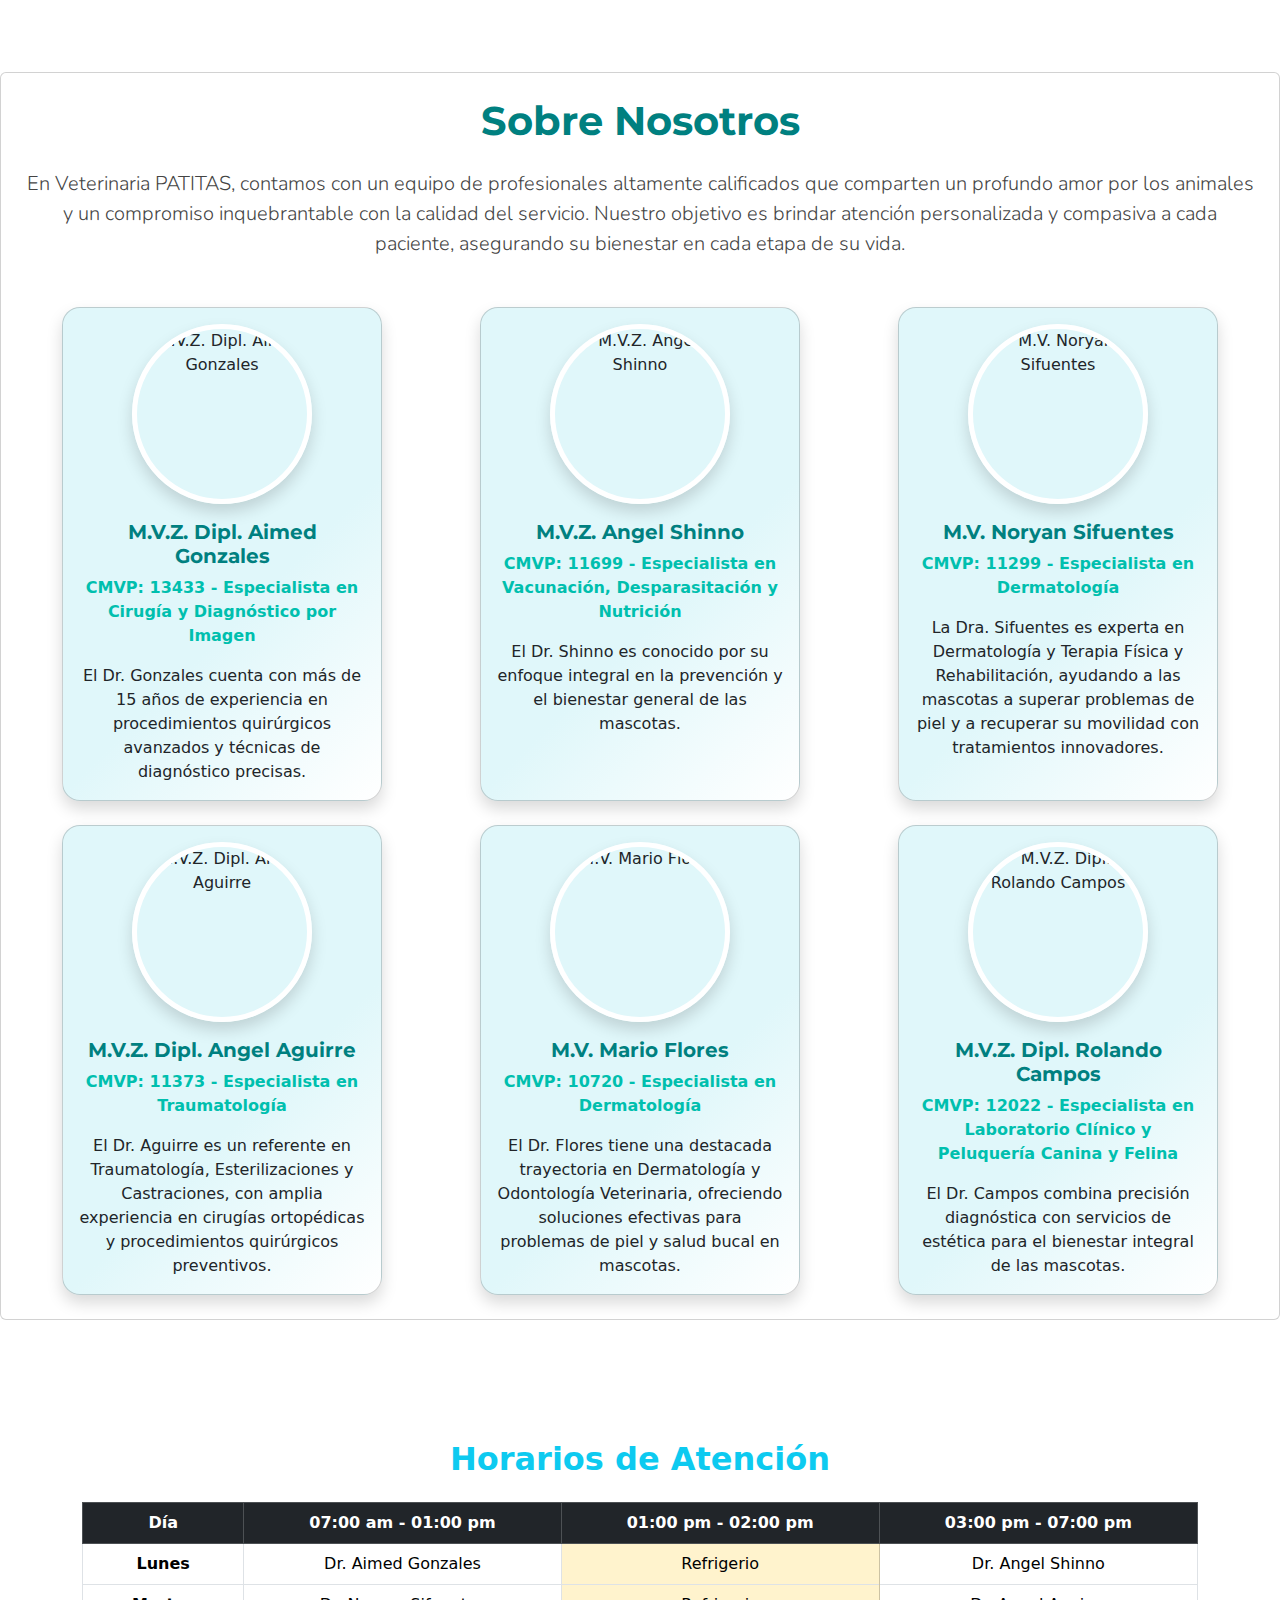
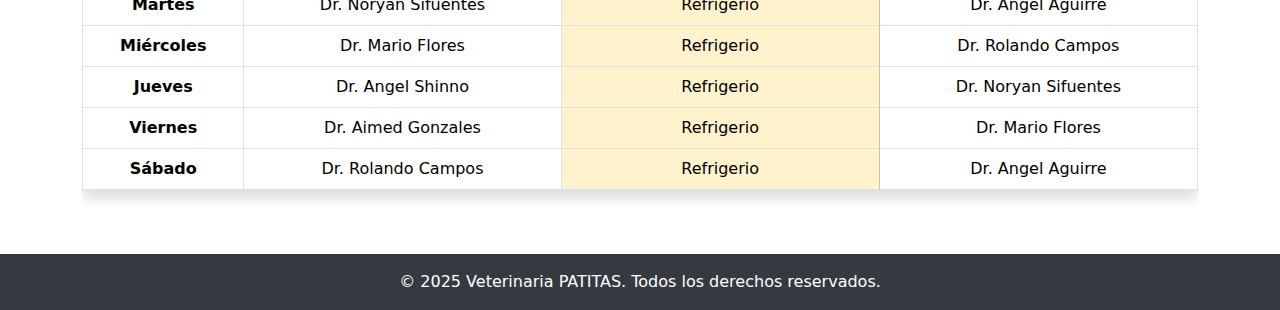
<file: src/main/resources/templates/sobre_nosotros.html>
<!DOCTYPE html>
<html lang="es" xmlns:th="http://www.thymeleaf.org">
<head>
    <title>Clinica Veterinaria Patitas</title>
    <meta charset="UTF-8">
    <meta name="viewport" content="width=device-width, initial-scale=1.0">
    <link rel="stylesheet" th:href="@{/css/adoptar.css}">
    <link rel="stylesheet" th:href="@{/css/index.css}">
    <link rel="icon" th:href="@{/img/portadafondo.png}">
    <link href="https://cdn.jsdelivr.net/npm/bootstrap@5.3.3/dist/css/bootstrap.min.css" rel="stylesheet" integrity="sha384-QWTKZyjpPEjISv5WaRU9OFeRpok6YctnYmDr5pNlyT2bRjXh0JMhjY6hW+ALEwIH" crossorigin="anonymous">
    <link rel="preconnect" href="https://fonts.googleapis.com">
    <link rel="preconnect" href="https://fonts.gstatic.com" crossorigin>
    <link href="https://fonts.googleapis.com/css2?family=Montserrat:wght@400;700&family=Roboto:wght@300;500&family=Nunito:wght@400;700&display=swap" rel="stylesheet">
    <link rel="stylesheet" href="https://cdnjs.cloudflare.com/ajax/libs/font-awesome/6.7.2/css/all.min.css">
</head>
<body>
<header>
         <div th:replace="fragments/navbar :: navbar"></div>
    </header>
    <div class="container-custom py-5">
    <div class="card p-4 my-4 custom-main-card"> 
<div class="sobre-nosotros-container">
<section class="sobre-nosotros">
<div class="sobre-nosotros-box">
            <h1 class="text-center fw-bold mb-4" style="color:#008080; font-family:Montserrat, sans-serif;">Sobre Nosotros</h1>
            <p class="lead text-center mb-5" style="color:#444; font-family:Nunito, sans-serif;">
                En Veterinaria PATITAS, contamos con un equipo de profesionales altamente calificados que comparten un
                profundo amor por los animales y un compromiso inquebrantable con la calidad del servicio. Nuestro
                objetivo es brindar atención personalizada y compasiva a cada paciente, asegurando su bienestar en cada
                etapa de su vida.
            </p>
            <div class="row justify-content-center g-4">
                <div class="col-12 col-sm-6 col-lg-4 d-flex justify-content-center">
                    <div class="card team-hover text-center shadow" style="width: 100%; max-width: 320px; background: linear-gradient(135deg, #e0f7fa 60%, #fff 100%); border-radius:18px;">
                        <img th:src="@{/img/aimed_gonzales.jpg}" class="team-img card-img-top rounded-circle mx-auto mt-3 border border-5 border-white shadow" alt="M.V.Z. Dipl. Aimed Gonzales" style="width:180px; height:180px; object-fit:cover;">
                        <div class="card-body">
                            <h5 class="card-title fw-bold" style="color:#008080; font-family:Montserrat, sans-serif;">M.V.Z. Dipl. Aimed Gonzales</h5>
                            <p class="card-text"><strong style="color:#00bfae;">CMVP: 13433 - Especialista en Cirugía y Diagnóstico por Imagen</strong></p>
                            <p class="card-text">El Dr. Gonzales cuenta con más de 15 años de experiencia en procedimientos quirúrgicos avanzados y técnicas de diagnóstico precisas.</p>
                        </div>
                    </div>
                </div>
                <div class="col-12 col-sm-6 col-lg-4 d-flex justify-content-center">
                    <div class="card team-hover text-center shadow" style="width: 100%; max-width: 320px; background: linear-gradient(135deg, #e0f7fa 60%, #fff 100%); border-radius:18px;">
                        <img th:src="@{/img/angel_shinno.jpg}" class="team-img card-img-top rounded-circle mx-auto mt-3 border border-5 border-white shadow" alt="M.V.Z. Angel Shinno" style="width:180px; height:180px; object-fit:cover;">
                        <div class="card-body">
                            <h5 class="card-title fw-bold" style="color:#008080; font-family:Montserrat, sans-serif;">M.V.Z. Angel Shinno</h5>
                            <p class="card-text"><strong style="color:#00bfae;">CMVP: 11699 - Especialista en Vacunación, Desparasitación y Nutrición</strong></p>
                            <p class="card-text">El Dr. Shinno es conocido por su enfoque integral en la prevención y el bienestar general de las mascotas.</p>
                        </div>
                    </div>
                </div>
                <div class="col-12 col-sm-6 col-lg-4 d-flex justify-content-center">
                    <div class="card team-hover text-center shadow" style="width: 100%; max-width: 320px; background: linear-gradient(135deg, #e0f7fa 60%, #fff 100%); border-radius:18px;">
                        <img th:src="@{/img/noryan_sifuentes.jpg}" class="team-img card-img-top rounded-circle mx-auto mt-3 border border-5 border-white shadow" alt="M.V. Noryan Sifuentes" style="width:180px; height:180px; object-fit:cover;">
                        <div class="card-body">
                            <h5 class="card-title fw-bold" style="color:#008080; font-family:Montserrat, sans-serif;">M.V. Noryan Sifuentes</h5>
                            <p class="card-text"><strong style="color:#00bfae;">CMVP: 11299 - Especialista en Dermatología</strong></p>
                            <p class="card-text">La Dra. Sifuentes es experta en Dermatología y Terapia Física y Rehabilitación, ayudando a las mascotas a superar problemas de piel y a recuperar su movilidad con tratamientos innovadores.</p>
                        </div>
                    </div>
                </div>
                <div class="col-12 col-sm-6 col-lg-4 d-flex justify-content-center">
                    <div class="card team-hover text-center shadow" style="width: 100%; max-width: 320px; background: linear-gradient(135deg, #e0f7fa 60%, #fff 100%); border-radius:18px;">
                        <img th:src="@{/img/angel_aguirre.jpg}" class="team-img card-img-top rounded-circle mx-auto mt-3 border border-5 border-white shadow" alt="M.V.Z. Dipl. Angel Aguirre" style="width:180px; height:180px; object-fit:cover;">
                        <div class="card-body">
                            <h5 class="card-title fw-bold" style="color:#008080; font-family:Montserrat, sans-serif;">M.V.Z. Dipl. Angel Aguirre</h5>
                            <p class="card-text"><strong style="color:#00bfae;">CMVP: 11373 - Especialista en Traumatología</strong></p>
                            <p class="card-text">El Dr. Aguirre es un referente en Traumatología, Esterilizaciones y Castraciones, con amplia experiencia en cirugías ortopédicas y procedimientos quirúrgicos preventivos.</p>
                        </div>
                    </div>
                </div>
                <div class="col-12 col-sm-6 col-lg-4 d-flex justify-content-center">
                    <div class="card team-hover text-center shadow" style="width: 100%; max-width: 320px; background: linear-gradient(135deg, #e0f7fa 60%, #fff 100%); border-radius:18px;">
                        <img th:src="@{/img/mario_flores.jpg}" class="team-img card-img-top rounded-circle mx-auto mt-3 border border-5 border-white shadow" alt="M.V. Mario Flores" style="width:180px; height:180px; object-fit:cover;">
                        <div class="card-body">
                            <h5 class="card-title fw-bold" style="color:#008080; font-family:Montserrat, sans-serif;">M.V. Mario Flores</h5>
                            <p class="card-text"><strong style="color:#00bfae;">CMVP: 10720 - Especialista en Dermatología</strong></p>
                            <p class="card-text">El Dr. Flores tiene una destacada trayectoria en Dermatología y Odontología Veterinaria, ofreciendo soluciones efectivas para problemas de piel y salud bucal en mascotas.</p>
                        </div>
                    </div>
                </div>
                <div class="col-12 col-sm-6 col-lg-4 d-flex justify-content-center">
                    <div class="card team-hover text-center shadow" style="width: 100%; max-width: 320px; background: linear-gradient(135deg, #e0f7fa 60%, #fff 100%); border-radius:18px;">
                        <img th:src="@{/img/rolando_campos.jpg}" class="team-img card-img-top rounded-circle mx-auto mt-3 border border-5 border-white shadow" alt="M.V.Z. Dipl. Rolando Campos" style="width:180px; height:180px; object-fit:cover;">
                        <div class="card-body">
                            <h5 class="card-title fw-bold" style="color:#008080; font-family:Montserrat, sans-serif;">M.V.Z. Dipl. Rolando Campos</h5>
                            <p class="card-text"><strong style="color:#00bfae;">CMVP: 12022 - Especialista en Laboratorio Clínico y Peluquería Canina y Felina</strong></p>
                            <p class="card-text">El Dr. Campos combina precisión diagnóstica con servicios de estética para el bienestar integral de las mascotas.</p>
                        </div>
                    </div>
                </div>
            </div>
        </section>
    </div>
   </div>
   </div>     
    <div class="container my-5">
        <h2 class="text-center mb-4 text-info fw-bold">Horarios de Atención</h2>
        <div class="table-responsive">
            <table class="table table-bordered text-center align-middle shadow rounded">
                <thead class="table-dark">
                    <tr>
                        <th>Día</th>
                        <th>07:00 am - 01:00 pm</th>
                        <th>01:00 pm - 02:00 pm</th>
                        <th>03:00 pm - 07:00 pm</th>
                    </tr>
                </thead>
                <tbody>
                    <tr>
                        <td><b>Lunes</b></td>
                        <td>Dr. Aimed Gonzales</td>
                        <td class="table-warning">Refrigerio</td>
                        <td>Dr. Angel Shinno</td>
                    </tr>
                    <tr>
                        <td><b>Martes</b></td>
                        <td>Dr. Noryan Sifuentes</td>
                        <td class="table-warning">Refrigerio</td>
                        <td>Dr. Angel Aguirre</td>
                    </tr>
                    <tr>
                        <td><b>Miércoles</b></td>
                        <td>Dr. Mario Flores</td>
                        <td class="table-warning">Refrigerio</td>
                        <td>Dr. Rolando Campos</td>
                    </tr>
                    <tr>
                        <td><b>Jueves</b></td>
                        <td>Dr. Angel Shinno</td>
                        <td class="table-warning">Refrigerio</td>
                        <td>Dr. Noryan Sifuentes</td>
                    </tr>
                    <tr>
                        <td><b>Viernes</b></td>
                        <td>Dr. Aimed Gonzales</td>
                        <td class="table-warning">Refrigerio</td>
                        <td>Dr. Mario Flores</td>
                    </tr>
                    <tr>
                        <td><b>Sábado</b></td>
                        <td>Dr. Rolando Campos</td>
                        <td class="table-warning">Refrigerio</td>
                        <td>Dr. Angel Aguirre</td>
                    </tr>
                </tbody>
            </table>
        </div>
    </div>
    <footer class="bg-teal text-white text-center py-3" style="background-color:#343a40;">
        <p class="mb-0">&copy; 2025 Veterinaria PATITAS. Todos los derechos reservados.</p>
    </footer>
    <script src="https://cdn.jsdelivr.net/npm/bootstrap@5.3.8/dist/js/bootstrap.bundle.min.js"></script>
</body>
</html>
</file>
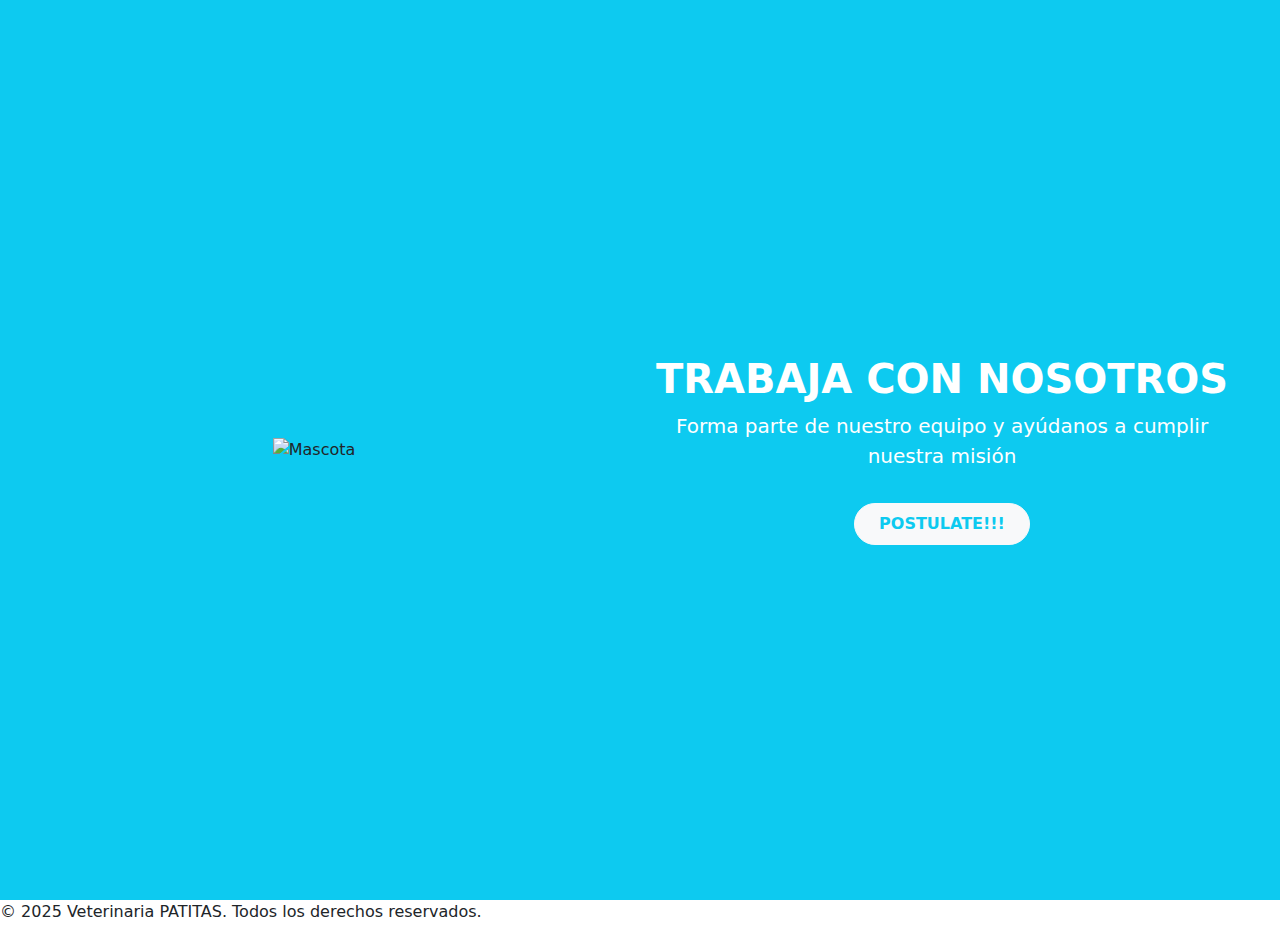
<file: src/main/resources/templates/trabaja.html>
<!DOCTYPE html>
<html lang="es" xmlns:th="http://www.thymeleaf.org">

<head>
    <title>Clinica Veterinaria Patitas</title>
    <meta charset="UTF-8">
    <meta name="viewport" content="width=device-width, initial-scale=1.0">
    <link rel="stylesheet" th:href="@{/css/index.css}">
    <link rel="icon" th:href="@{/img/portadafondo.png}">
    
    <link href="https://cdn.jsdelivr.net/npm/bootstrap@5.3.3/dist/css/bootstrap.min.css" rel="stylesheet" integrity="sha384-QWTKZyjpPEjISv5WaRU9OFeRpok6YctnYmDr5pNlyT2bRjXh0JMhjY6hW+ALEwIH" crossorigin="anonymous">
    <link rel="preconnect" href="https://fonts.googleapis.com">
    <link rel="preconnect" href="https://fonts.gstatic.com" crossorigin>
    <link href="https://fonts.googleapis.com/css2?family=Montserrat:wght@400;700&family=Roboto:wght@300;500&family=Nunito:wght@400;700&display=swap" rel="stylesheet">
    <link rel="stylesheet" href="https://cdnjs.cloudflare.com/ajax/libs/font-awesome/6.7.2/css/all.min.css">
</head>

<body>
  <header>
         <div th:replace="fragments/navbar :: navbar"></div>
    </header>

<div class="container-fluid bg-info d-flex align-items-center py-5" style="min-height: 100vh;">
    <div class="row w-100 align-items-center">
        <div class="col-md-6 text-center">
            <img th:src="@{/img/descarga3.webp}" alt="Mascota" class="img-fluid" style="max-height: 300px;">
        </div>
        <div class="col-md-6 text-center text-white">
            <h1 class="fw-bold">TRABAJA CON NOSOTROS</h1>
            <p class="lead">Forma parte de nuestro equipo y ayúdanos a cumplir nuestra misión</p>
            <button class="btn btn-light text-info fw-bold rounded-pill px-4 py-2 mt-3" data-bs-toggle="modal" data-bs-target="#applicationModal">
                POSTULATE!!!
            </button>
        </div>
    </div>
</div>

<div class="modal fade" id="applicationModal" tabindex="-1" aria-labelledby="applicationModalLabel" aria-hidden="true">
    <div class="modal-dialog modal-lg">
        <div class="modal-content">
            <div class="modal-header">
                <h5 class="modal-title" id="applicationModalLabel">Postula para Trabajar en Veterinaria PATITAS</h5>
                <button type="button" class="btn-close" data-bs-dismiss="modal" aria-label="Close"></button>
            </div>
            <div class="modal-body">
                <form th:action="@{/postular}" method="post" enctype="multipart/form-data">
                    <div class="mb-3">
                        <label for="nombres" class="form-label">Nombres:</label>
                        <input type="text" class="form-control" id="nombres" name="nombres" required>
                    </div>
                    <div class="mb-3">
                        <label for="apellidos" class="form-label">Apellidos:</label>
                        <input type="text" class="form-control" id="apellidos" name="apellidos" required>
                    </div>
                    <div class="mb-3">
                        <label for="email" class="form-label">Correo Electrónico:</label>
                        <input type="email" class="form-control" id="email" name="email" required>
                    </div>
                    <div class="mb-3">
                        <label for="telefono" class="form-label">Número de Teléfono:</label>
                        <input type="tel" class="form-control" id="telefono" name="telefono" required>
                    </div>
                    <div class="mb-3">
                        <label for="nivel_academico" class="form-label">Nivel Académico:</label>
                        <select id="nivel_academico" name="nivel_academico" class="form-select" required>
                            <option value="">Selecciona una opción</option>
                            <option value="secundario">Secundario</option>
                            <option value="universitario">Universitario</option>
                            <option value="bachiller">Bachiller</option>
                            <option value="titulado">Titulado</option>
                        </select>
                    </div>
                    <div class="mb-3">
                        <label for="area_trabajo" class="form-label">Área de Trabajo Deseada:</label>
                        <select id="area_trabajo" name="area_trabajo" class="form-select" required>
                            <option value="">Selecciona una opción</option>
                            <option value="consultas_generales">Consultas Generales</option>
                            <option value="vacunacion">Vacunación</option>
                            <option value="desparasitacion">Desparasitación</option>
                            <option value="cirugia">Cirugía</option>
                            <option value="diagnostico_por_imagen">Diagnóstico por Imagen</option>
                            <option value="laboratorio_clinico">Laboratorio Clínico</option>
                            <option value="odontologia_veterinaria">Odontología Veterinaria</option>
                            <option value="peluqueria_canina_felina">Peluquería Canina y Felina</option>
                            <option value="administracion">Administración</option>
                            <option value="recepcion">Recepción</option>
                            <option value="otro">Otro</option>
                        </select>
                    </div>
                    <div class="mb-3">
                        <label for="carta_presentacion" class="form-label">Carta de Presentación:</label>
                        <textarea id="carta_presentacion" name="carta_presentacion" rows="7" class="form-control" placeholder="Cuéntanos por qué quieres trabajar con nosotros..."></textarea>
                    </div>
                    <div class="mb-3">
                        <label for="curriculum" class="form-label">Adjuntar Currículum (PDF):</label>
                        <input type="file" id="curriculum" name="curriculum" class="form-control" accept=".pdf" required>
                        <small class="text-muted">Solo se aceptan archivos PDF.</small>
                    </div>
                    <div class="d-grid gap-2 d-md-flex justify-content-md-end">
                        <button class="btn btn-success me-md-2" type="submit">Postular</button>
                        <button class="btn btn-outline-secondary" type="reset">Limpiar</button>
                    </div>
                </form>
            </div>
        </div>
    </div>
</div>

<footer>
    <p>&copy; 2025 Veterinaria PATITAS. Todos los derechos reservados.</p>
</footer>

<script src="https://cdn.jsdelivr.net/npm/bootstrap@5.3.3/dist/js/bootstrap.bundle.min.js" integrity="sha384-YvpcrYf0tY3lHB60NNkmXc5s9fDVZLESaAA55NDzOxhy9GkcIdslK1eN7N6jIeHz" crossorigin="anonymous"></script>

</body>
</html>
</file>
